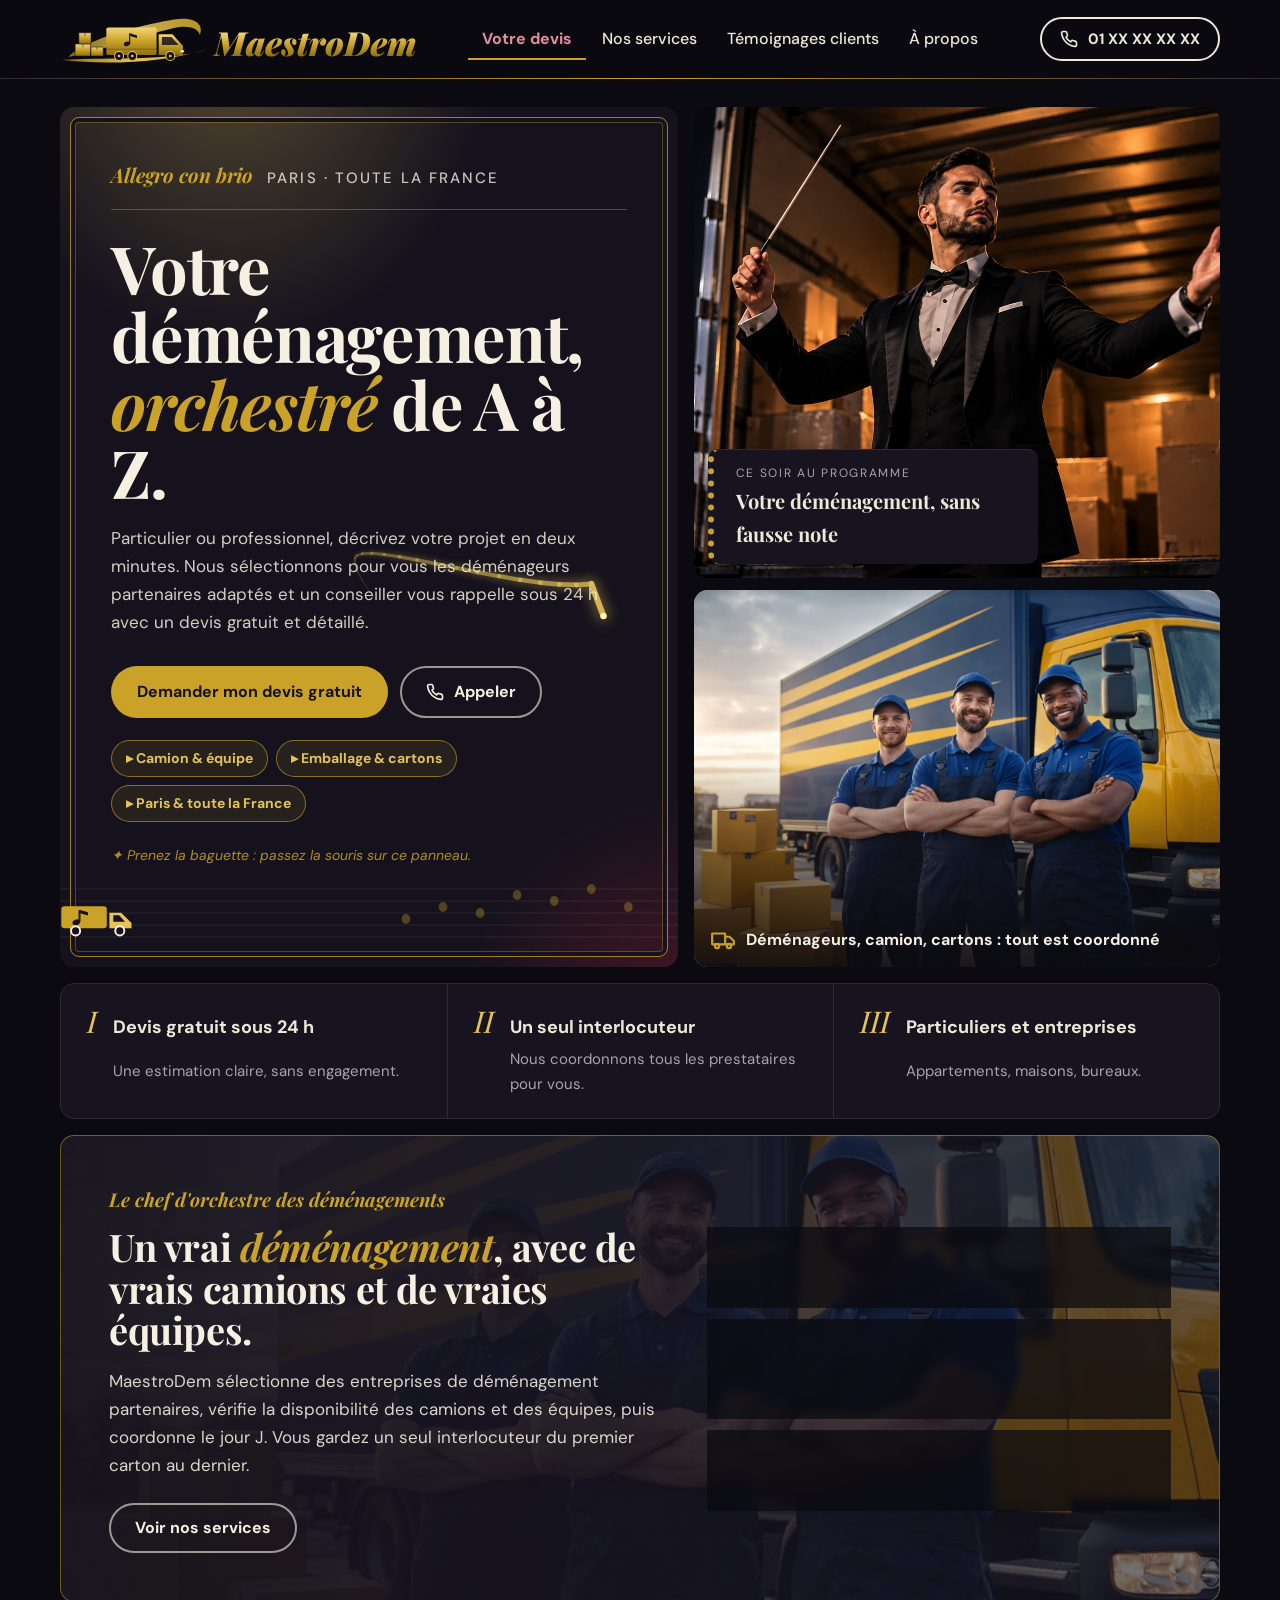
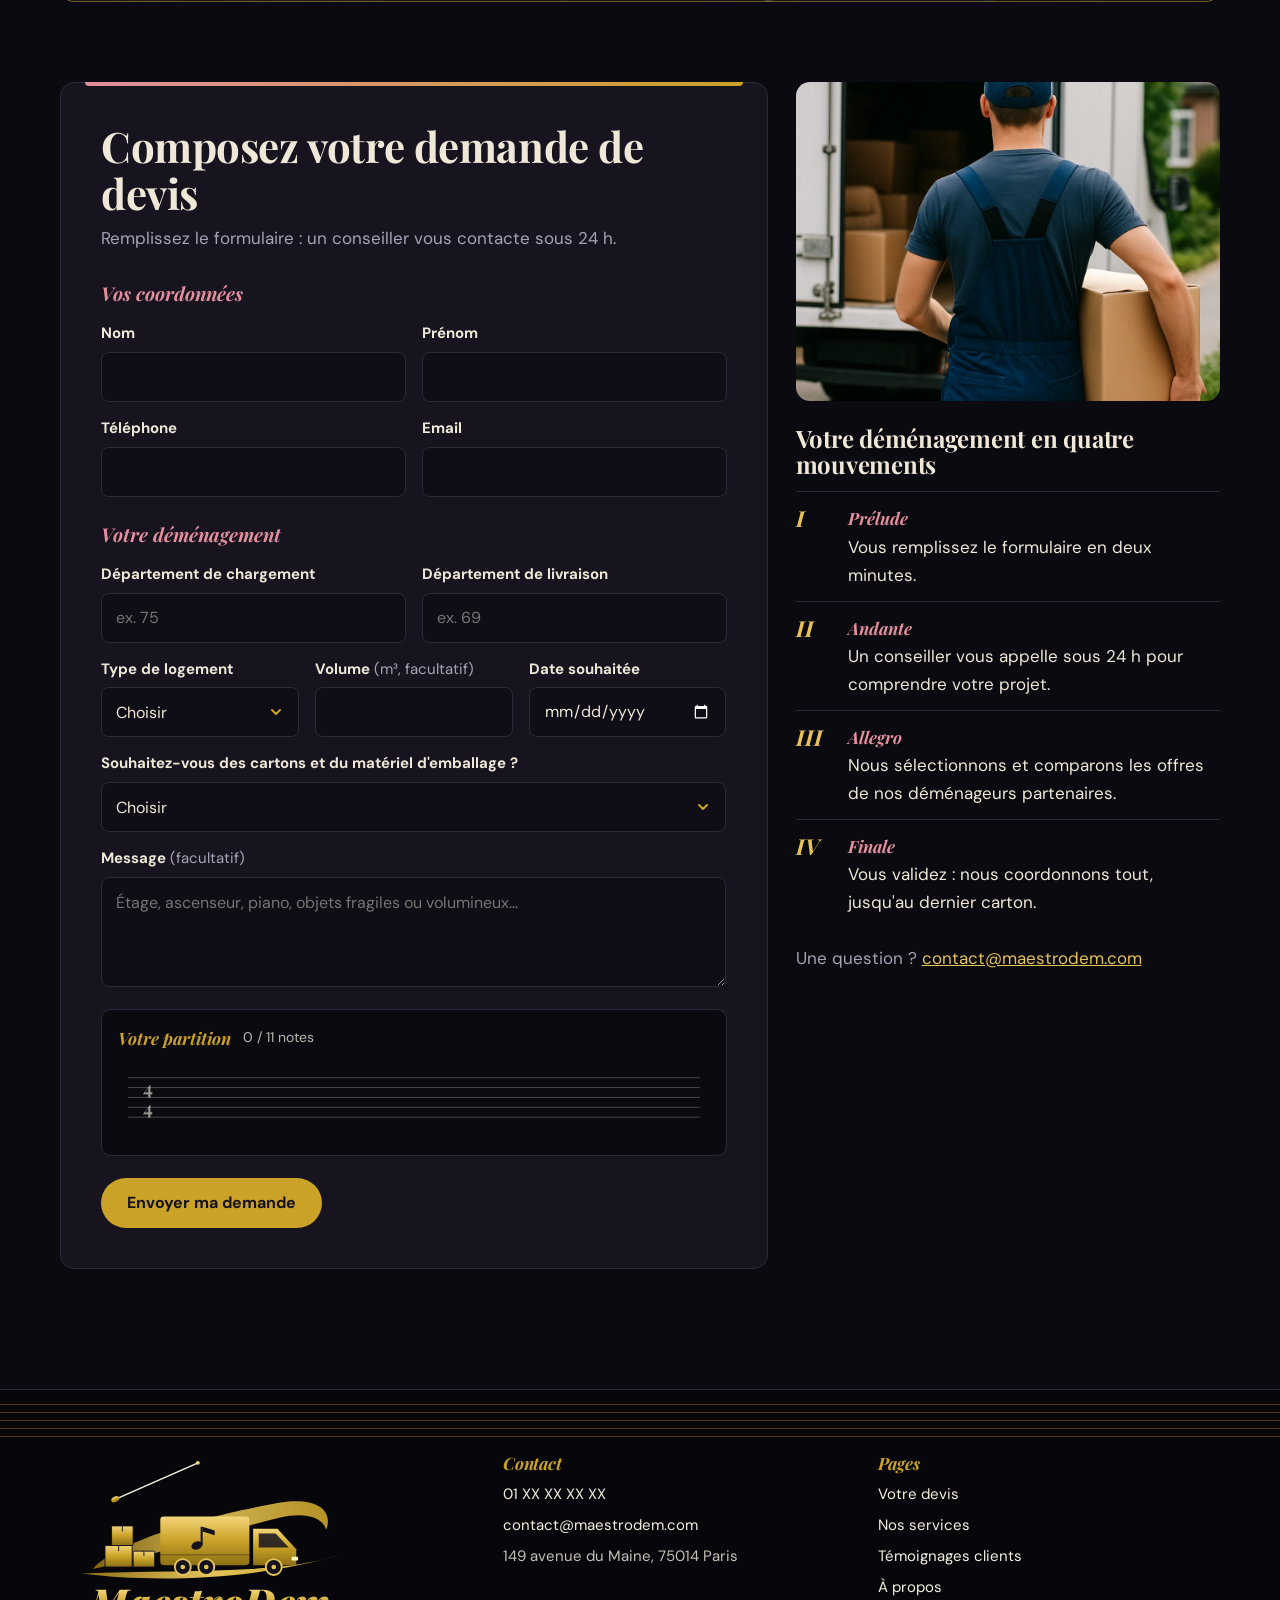
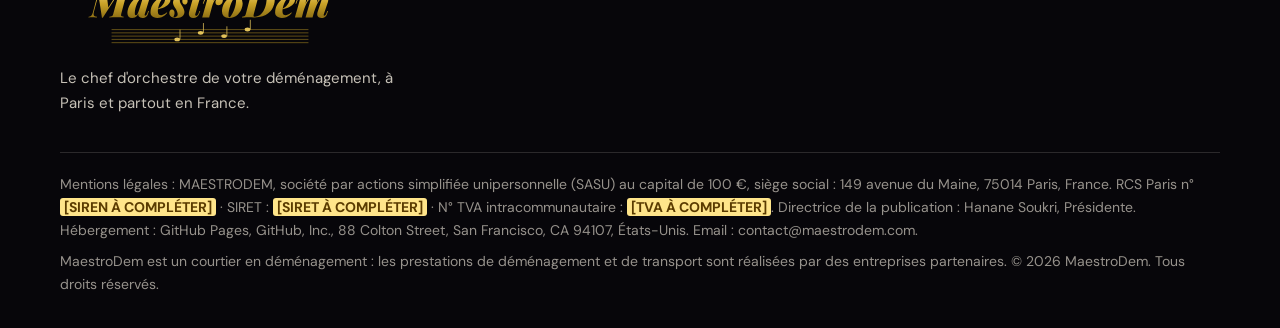
<file: index.html>
<!doctype html>
<html lang="fr">
<head>
  <meta charset="utf-8">
  <meta name="viewport" content="width=device-width, initial-scale=1">
  <title>MaestroDem | Votre déménagement orchestré, devis gratuit</title>
  <meta name="description" content="MaestroDem, courtier en déménagement à Paris : nous sélectionnons et coordonnons des déménageurs partenaires partout en France. Devis gratuit sous 24 h.">
  <link rel="canonical" href="https://maestrodem.com/">
  <link rel="icon" href="assets/images/maestrodem-logo.svg" type="image/svg+xml">
  <link rel="icon" href="assets/images/maestrodem-logo.png" type="image/png">
  <link rel="apple-touch-icon" href="assets/images/maestrodem-logo.png">
  <meta name="theme-color" content="#15121D">
  <link rel="preconnect" href="https://fonts.googleapis.com">
  <link rel="preconnect" href="https://fonts.gstatic.com" crossorigin>
  <link href="https://fonts.googleapis.com/css2?family=DM+Sans:opsz,wght@9..40,400;9..40,500;9..40,700&family=Playfair+Display:ital,wght@0,700;0,900;1,400;1,700&display=swap" rel="stylesheet">
  <link rel="stylesheet" href="assets/css/style.css">
  <meta property="og:type" content="website">
  <meta property="og:locale" content="fr_FR">
  <meta property="og:site_name" content="MaestroDem">
  <meta property="og:image" content="https://maestrodem.com/assets/images/og-image.jpg">
  <meta property="og:title" content="MaestroDem | Votre déménagement orchestré, devis gratuit">
  <meta property="og:description" content="MaestroDem, courtier en déménagement à Paris : nous sélectionnons et coordonnons des déménageurs partenaires partout en France. Devis gratuit sous 24 h.">
  <meta property="og:url" content="https://maestrodem.com/">
</head>
<body>
  <header class="site-header">
    <div class="container header-inner">
      <a class="brand" href="index.html" aria-label="MaestroDem, courtier en déménagement"><img class="brand-logo" src="assets/images/maestrodem-logo-horizontal.svg" alt="MaestroDem" width="274" height="50"></a>
      <nav class="nav" aria-label="Navigation principale">
        <a data-nav href="index.html">Votre devis</a>
        <a data-nav href="services.html">Nos services</a>
        <a data-nav href="temoignages-clients.html">Témoignages clients</a>
        <a data-nav href="apropos.html">À propos</a>
      </nav>
      <div class="header-actions">
        <a class="btn btn-line btn-small" href="tel:+33XXXXXXXXX"><svg viewBox="0 0 24 24" fill="none" stroke="currentColor" stroke-width="2.2" stroke-linecap="round" stroke-linejoin="round" aria-hidden="true"><path d="M22 16.9v3a2 2 0 0 1-2.2 2 19.8 19.8 0 0 1-8.6-3.1 19.5 19.5 0 0 1-6-6A19.8 19.8 0 0 1 2.1 4.2 2 2 0 0 1 4.1 2h3a2 2 0 0 1 2 1.7c.1.9.4 1.8.7 2.7a2 2 0 0 1-.5 2.1L8 9.8a16 16 0 0 0 6 6l1.3-1.3a2 2 0 0 1 2.1-.4c.9.3 1.8.6 2.7.7a2 2 0 0 1 1.7 2z"/></svg> 01 XX XX XX XX</a>
        <button class="burger" data-burger aria-label="Ouvrir le menu" aria-expanded="false"><span></span><span></span><span></span></button>
      </div>
    </div>
  </header>

  <div class="drawer" data-drawer>
    <div class="drawer-panel" role="dialog" aria-label="Menu">
      <div class="drawer-head">
        <a class="brand" href="index.html" aria-label="MaestroDem, courtier en déménagement"><img class="brand-logo" src="assets/images/maestrodem-logo-horizontal.svg" alt="MaestroDem" width="274" height="50"></a>
        <button class="drawer-close" data-close aria-label="Fermer le menu">✕</button>
      </div>
      <nav class="drawer-links">
        <a data-nav href="index.html">Votre devis</a>
        <a data-nav href="services.html">Nos services</a>
        <a data-nav href="temoignages-clients.html">Témoignages clients</a>
        <a data-nav href="apropos.html">À propos</a>
      </nav>
      <div class="drawer-contact">
        <a class="btn btn-go" href="tel:+33XXXXXXXXX"><svg viewBox="0 0 24 24" fill="none" stroke="currentColor" stroke-width="2.2" stroke-linecap="round" stroke-linejoin="round" aria-hidden="true"><path d="M22 16.9v3a2 2 0 0 1-2.2 2 19.8 19.8 0 0 1-8.6-3.1 19.5 19.5 0 0 1-6-6A19.8 19.8 0 0 1 2.1 4.2 2 2 0 0 1 4.1 2h3a2 2 0 0 1 2 1.7c.1.9.4 1.8.7 2.7a2 2 0 0 1-.5 2.1L8 9.8a16 16 0 0 0 6 6l1.3-1.3a2 2 0 0 1 2.1-.4c.9.3 1.8.6 2.7.7a2 2 0 0 1 1.7 2z"/></svg> 01 XX XX XX XX</a>
        <a class="btn btn-line" href="mailto:contact@maestrodem.com">contact@maestrodem.com</a>
      </div>
    </div>
  </div>

  <main>

    <section class="hero">
      <div class="container">
        <div class="hero-grid">
          <div class="stage" data-baton>
            <div class="tempo"><span class="tempo-mark">Allegro con brio</span> Paris · Toute la France</div>
            <h1>Votre déménagement, <em>orchestré</em> de A à Z.</h1>
            <p>Particulier ou professionnel, décrivez votre projet en deux minutes. Nous sélectionnons pour vous les déménageurs partenaires adaptés et un conseiller vous rappelle sous 24 h avec un devis gratuit et détaillé.</p>
            <div class="stage-actions">
              <a href="#form-section" class="btn btn-go">Demander mon devis gratuit</a>
              <a href="tel:+33XXXXXXXXX" class="btn btn-on-stage"><svg viewBox="0 0 24 24" fill="none" stroke="currentColor" stroke-width="2.2" stroke-linecap="round" stroke-linejoin="round" aria-hidden="true"><path d="M22 16.9v3a2 2 0 0 1-2.2 2 19.8 19.8 0 0 1-8.6-3.1 19.5 19.5 0 0 1-6-6A19.8 19.8 0 0 1 2.1 4.2 2 2 0 0 1 4.1 2h3a2 2 0 0 1 2 1.7c.1.9.4 1.8.7 2.7a2 2 0 0 1-.5 2.1L8 9.8a16 16 0 0 0 6 6l1.3-1.3a2 2 0 0 1 2.1-.4c.9.3 1.8.6 2.7.7a2 2 0 0 1 1.7 2z"/></svg> Appeler</a>
            </div>
            <ul class="chips" aria-label="Ce que nous orchestrons"><li>Camion &amp; équipe</li><li>Emballage &amp; cartons</li><li>Paris &amp; toute la France</li></ul>
            <p class="baton-hint">✦ Prenez la baguette : passez la souris sur ce panneau.</p>
            <svg class="truck-run" viewBox="0 0 120 56" aria-hidden="true"><rect x="2" y="8" width="70" height="34" rx="5" fill="#C9A227"/><path d="M76 18h18l16 16v8H76z" fill="#E3C35A"/><path d="M82 22h9l9 10H82z" fill="#15121D"/><path d="M30 14v18" stroke="#15121D" stroke-width="3"/><ellipse cx="25" cy="33" rx="6" ry="4.4" fill="#15121D" transform="rotate(-20 25 33)"/><path d="M31 14l12 3.5v5L31 19z" fill="#15121D"/><g fill="#15121D" stroke="#F6F0E2" stroke-width="3"><circle cx="24" cy="46" r="7"/><circle cx="92" cy="46" r="7"/></g></svg>
            <svg class="staff-deco" viewBox="0 0 1000 70" preserveAspectRatio="none" aria-hidden="true">
          <line x1="0" x2="1000" y1="10" y2="10"/><line x1="0" x2="1000" y1="22" y2="22"/><line x1="0" x2="1000" y1="34" y2="34"/><line x1="0" x2="1000" y1="46" y2="46"/><line x1="0" x2="1000" y1="58" y2="58"/>
          <g><ellipse class="n" cx="560" cy="40" rx="7" ry="5"/><ellipse class="n" cx="620" cy="28" rx="7" ry="5"/><ellipse class="n" cx="680" cy="34" rx="7" ry="5"/><ellipse class="n" cx="740" cy="16" rx="7" ry="5"/><ellipse class="n" cx="800" cy="22" rx="7" ry="5"/><ellipse class="n" cx="860" cy="10" rx="7" ry="5"/><ellipse class="n" cx="920" cy="28" rx="7" ry="5"/></g>
        </svg>
          </div>
          <div class="hero-photo">
            <figure class="hp-main">
              <img src="assets/images/maestro-truck.jpg" alt="Un chef d'orchestre dirige le chargement d'un camion de déménagement" width="1672" height="941">
              <figcaption class="ticket"><small>Ce soir au programme</small><strong>Votre déménagement, sans fausse note</strong></figcaption>
            </figure>
            <figure class="hp-truck">
              <img src="assets/images/truck-hero.jpg" alt="Équipe de déménageurs devant le camion de déménagement" width="1536" height="1024" loading="eager">
              <figcaption><svg viewBox="0 0 24 24" fill="none" stroke="currentColor" stroke-width="2" stroke-linecap="round" stroke-linejoin="round" aria-hidden="true"><path d="M2 6h12v10H2zM14 9h4l4 4v3h-8"/><circle cx="6.5" cy="17.5" r="2"/><circle cx="17.5" cy="17.5" r="2"/></svg> Déménageurs, camion, cartons : tout est coordonné</figcaption>
            </figure>
          </div>
        </div>

        <div class="facts">
          <div class="fact"><span class="num">I</span><strong>Devis gratuit sous 24 h</strong><span>Une estimation claire, sans engagement.</span></div>
          <div class="fact"><span class="num">II</span><strong>Un seul interlocuteur</strong><span>Nous coordonnons tous les prestataires pour vous.</span></div>
          <div class="fact"><span class="num">III</span><strong>Particuliers et entreprises</strong><span>Appartements, maisons, bureaux.</span></div>
        </div>

        <section class="convoy" aria-labelledby="convoy-t">
          <div class="convoy-text">
            <p class="convoy-eyebrow">Le chef d'orchestre des déménagements</p>
            <h2 id="convoy-t">Un vrai <em>déménagement</em>, avec de vrais camions et de vraies équipes.</h2>
            <p>MaestroDem sélectionne des entreprises de déménagement partenaires, vérifie la disponibilité des camions et des équipes, puis coordonne le jour J. Vous gardez un seul interlocuteur du premier carton au dernier.</p>
            <a href="services.html" class="btn btn-on-stage">Voir nos services</a>
          </div>
          <ul class="convoy-points">
            <li><span class="cp-ico" aria-hidden="true">🚚</span><b>Camions adaptés</b><span>Du studio à la maison, du bureau à la longue distance.</span></li>
            <li><span class="cp-ico" aria-hidden="true">📦</span><b>Équipes de déménageurs</b><span>Manutention, protection du mobilier, emballage sur demande.</span></li>
            <li><span class="cp-ico" aria-hidden="true">🎼</span><b>Coordination complète</b><span>Un conseiller orchestre chaque étape à votre place.</span></li>
          </ul>
        </section>
      </div>
    </section>

    <section class="section" id="form-section">
      <div class="container quote-grid">
        <form id="form" class="form">
          <h2>Composez votre demande de devis</h2>
          <p class="muted">Remplissez le formulaire : un conseiller vous contacte sous 24 h.</p>
          <input type="hidden" name="Source" value="maestrodem.com">

          <fieldset>
            <legend>Vos coordonnées</legend>
            <div class="grid-2">
              <div class="field"><label for="f-nom">Nom</label><input class="input" id="f-nom" name="Nom" autocomplete="family-name" required></div>
              <div class="field"><label for="f-prenom">Prénom</label><input class="input" id="f-prenom" name="Prenom" autocomplete="given-name" required></div>
              <div class="field"><label for="f-tel">Téléphone</label><input class="input" id="f-tel" name="Telephone" type="tel" autocomplete="tel" required></div>
              <div class="field"><label for="f-email">Email</label><input class="input" id="f-email" type="email" name="Email" autocomplete="email" required></div>
            </div>
          </fieldset>

          <fieldset>
            <legend>Votre déménagement</legend>
            <div class="grid-2">
              <div class="field"><label for="f-dep1">Département de chargement</label><input class="input" id="f-dep1" name="Département chargement" placeholder="ex. 75" required></div>
              <div class="field"><label for="f-dep2">Département de livraison</label><input class="input" id="f-dep2" name="Département livraison" placeholder="ex. 69" required></div>
            </div>
            <div class="grid-3f" style="margin-top:14px">
              <div class="field">
                <label for="f-type">Type de logement</label>
                <select class="select" id="f-type" name="Type de Résidence" required>
                  <option value="" disabled selected>Choisir</option>
                  <option value="Maison">Maison</option>
                  <option value="Appartement">Appartement</option>
                  <option value="Bureau">Bureau</option>
                </select>
              </div>
              <div class="field"><label for="f-vol">Volume <span class="opt">(m³, facultatif)</span></label><input class="input" id="f-vol" name="Volume" inputmode="decimal"></div>
              <div class="field"><label for="date">Date souhaitée</label><input id="date" class="input" type="date" name="date"></div>
              <div class="field full">
                <label for="f-carton">Souhaitez-vous des cartons et du matériel d'emballage ?</label>
                <select class="select" id="f-carton" name="Carton" required>
                  <option value="" disabled selected>Choisir</option>
                  <option value="Oui">Oui</option>
                  <option value="Non">Non</option>
                </select>
              </div>
              <div class="field full"><label for="f-notes">Message <span class="opt">(facultatif)</span></label><textarea class="textarea" id="f-notes" name="Notes" placeholder="Étage, ascenseur, piano, objets fragiles ou volumineux…"></textarea></div>
            </div>
          </fieldset>

          <div class="partition" data-partition>
            <div class="partition-head">
              <span class="partition-title">Votre partition</span>
              <span class="partition-count" data-count>0 notes</span>
            </div>
            <svg class="partition-staff" viewBox="0 0 600 90" aria-hidden="true">
              <line class="staff-line" x1="10" x2="590" y1="20" y2="20"/><line class="staff-line" x1="10" x2="590" y1="30" y2="30"/><line class="staff-line" x1="10" x2="590" y1="40" y2="40"/><line class="staff-line" x1="10" x2="590" y1="50" y2="50"/><line class="staff-line" x1="10" x2="590" y1="60" y2="60"/>
              <text class="timesig" x="30" y="38" text-anchor="middle">4</text><text class="timesig" x="30" y="58" text-anchor="middle">4</text>
            </svg>
          </div>

          <div class="form-foot">
            <button id="submit-button" type="submit" class="btn btn-go">Envoyer ma demande</button>
            <p id="message" class="form-status" role="status" aria-live="polite"></p>
          </div>
        </form>

        <aside class="steps-panel">
          <img src="assets/images/ville.jpg" alt="Un déménageur charge un carton dans le camion" loading="lazy">
          <h3>Votre déménagement en quatre mouvements</h3>
          <ol class="steps">
            <li><span><b>Prélude</b>Vous remplissez le formulaire en deux minutes.</span></li>
            <li><span><b>Andante</b>Un conseiller vous appelle sous 24 h pour comprendre votre projet.</span></li>
            <li><span><b>Allegro</b>Nous sélectionnons et comparons les offres de nos déménageurs partenaires.</span></li>
            <li><span><b>Finale</b>Vous validez : nous coordonnons tout, jusqu'au dernier carton.</span></li>
          </ol>
          <p class="muted" style="margin-top:16px">Une question ? <a href="mailto:contact@maestrodem.com">contact@maestrodem.com</a></p>
        </aside>
      </div>
    </section>
  </main>

  <footer class="site-footer">
    <div class="container">
      <div class="footer-grid">
        <div>
          <a class="footer-emblem" href="index.html" aria-label="MaestroDem, accueil"><img src="assets/images/maestrodem-emblem.svg" alt="MaestroDem, courtier en déménagement" width="640" height="424" loading="lazy"></a>
          <p style="margin-top:14px;max-width:34ch">Le chef d'orchestre de votre déménagement, à Paris et partout en France.</p>
        </div>
        <div>
          <h3>Contact</h3>
          <ul class="footer-list">
            <li><a href="tel:+33XXXXXXXXX">01 XX XX XX XX</a></li>
            <li><a href="mailto:contact@maestrodem.com">contact@maestrodem.com</a></li>
            <li>149 avenue du Maine, 75014 Paris</li>
          </ul>
        </div>
        <div>
          <h3>Pages</h3>
          <ul class="footer-list">
            <li><a href="index.html">Votre devis</a></li>
            <li><a href="services.html">Nos services</a></li>
            <li><a href="temoignages-clients.html">Témoignages clients</a></li>
            <li><a href="apropos.html">À propos</a></li>
          </ul>
        </div>
      </div>
      <p class="legal">
        Mentions légales : MAESTRODEM, société par actions simplifiée unipersonnelle (SASU) au capital de 100 €, siège social : 149 avenue du Maine, 75014 Paris, France.
        RCS Paris n° <span class="todo">[SIREN À COMPLÉTER]</span> · SIRET : <span class="todo">[SIRET À COMPLÉTER]</span> · N° TVA intracommunautaire : <span class="todo">[TVA À COMPLÉTER]</span>.
        Directrice de la publication : Hanane Soukri, Présidente. Hébergement : GitHub Pages, GitHub, Inc., 88 Colton Street, San Francisco, CA 94107, États-Unis.
        Email : contact@maestrodem.com.
      </p>
      <p class="legal">
        MaestroDem est un courtier en déménagement : les prestations de déménagement et de transport sont réalisées par des entreprises partenaires.
        © <span data-year>2026</span> MaestroDem. Tous droits réservés.
      </p>
    </div>
  </footer>

  <script src="assets/js/main.js"></script>
</body>
</html>
</file>
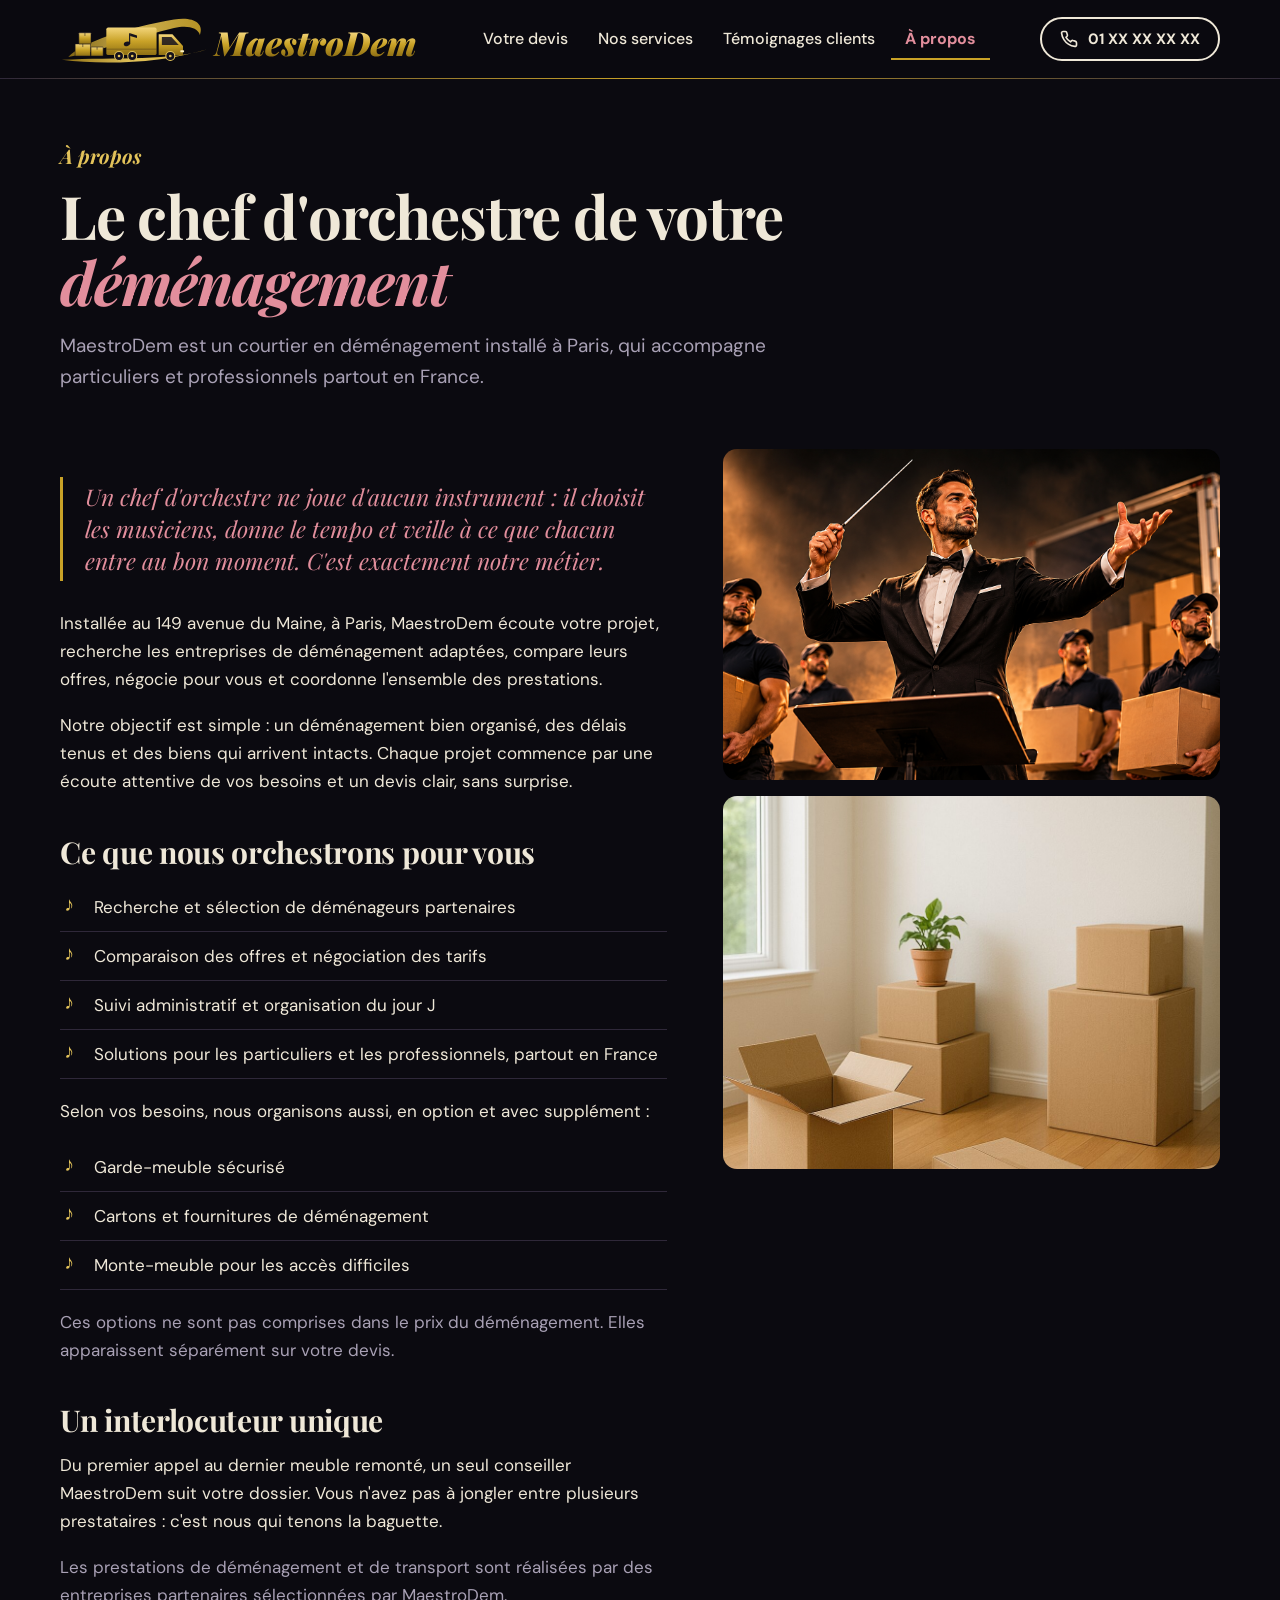
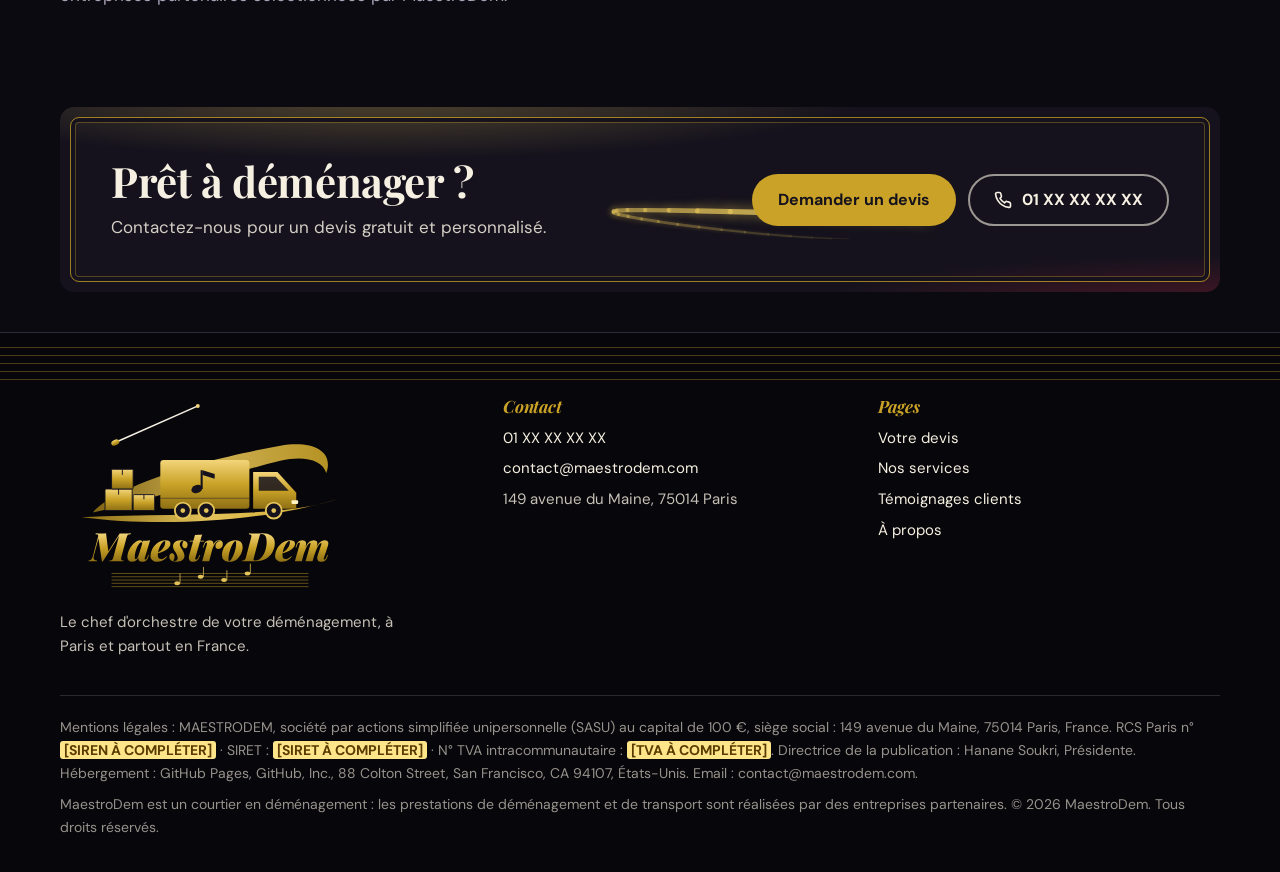
<file: apropos.html>
<!doctype html>
<html lang="fr">
<head>
  <meta charset="utf-8">
  <meta name="viewport" content="width=device-width, initial-scale=1">
  <title>À propos | MaestroDem</title>
  <meta name="description" content="MaestroDem, courtier en déménagement à Paris : nous sélectionnons et coordonnons des déménageurs partenaires partout en France. Devis gratuit sous 24 h.">
  <link rel="canonical" href="https://maestrodem.com/apropos.html">
  <link rel="icon" href="assets/images/maestrodem-logo.svg" type="image/svg+xml">
  <link rel="icon" href="assets/images/maestrodem-logo.png" type="image/png">
  <link rel="apple-touch-icon" href="assets/images/maestrodem-logo.png">
  <meta name="theme-color" content="#15121D">
  <link rel="preconnect" href="https://fonts.googleapis.com">
  <link rel="preconnect" href="https://fonts.gstatic.com" crossorigin>
  <link href="https://fonts.googleapis.com/css2?family=DM+Sans:opsz,wght@9..40,400;9..40,500;9..40,700&family=Playfair+Display:ital,wght@0,700;0,900;1,400;1,700&display=swap" rel="stylesheet">
  <link rel="stylesheet" href="assets/css/style.css">
  <meta property="og:type" content="website">
  <meta property="og:locale" content="fr_FR">
  <meta property="og:site_name" content="MaestroDem">
  <meta property="og:image" content="https://maestrodem.com/assets/images/og-image.jpg">
  <meta property="og:title" content="À propos | MaestroDem">
  <meta property="og:description" content="MaestroDem, courtier en déménagement à Paris : nous sélectionnons et coordonnons des déménageurs partenaires partout en France. Devis gratuit sous 24 h.">
  <meta property="og:url" content="https://maestrodem.com/apropos.html">
</head>
<body>
  <header class="site-header">
    <div class="container header-inner">
      <a class="brand" href="index.html" aria-label="MaestroDem, courtier en déménagement"><img class="brand-logo" src="assets/images/maestrodem-logo-horizontal.svg" alt="MaestroDem" width="274" height="50"></a>
      <nav class="nav" aria-label="Navigation principale">
        <a data-nav href="index.html">Votre devis</a>
        <a data-nav href="services.html">Nos services</a>
        <a data-nav href="temoignages-clients.html">Témoignages clients</a>
        <a data-nav href="apropos.html">À propos</a>
      </nav>
      <div class="header-actions">
        <a class="btn btn-line btn-small" href="tel:+33XXXXXXXXX"><svg viewBox="0 0 24 24" fill="none" stroke="currentColor" stroke-width="2.2" stroke-linecap="round" stroke-linejoin="round" aria-hidden="true"><path d="M22 16.9v3a2 2 0 0 1-2.2 2 19.8 19.8 0 0 1-8.6-3.1 19.5 19.5 0 0 1-6-6A19.8 19.8 0 0 1 2.1 4.2 2 2 0 0 1 4.1 2h3a2 2 0 0 1 2 1.7c.1.9.4 1.8.7 2.7a2 2 0 0 1-.5 2.1L8 9.8a16 16 0 0 0 6 6l1.3-1.3a2 2 0 0 1 2.1-.4c.9.3 1.8.6 2.7.7a2 2 0 0 1 1.7 2z"/></svg> 01 XX XX XX XX</a>
        <button class="burger" data-burger aria-label="Ouvrir le menu" aria-expanded="false"><span></span><span></span><span></span></button>
      </div>
    </div>
  </header>

  <div class="drawer" data-drawer>
    <div class="drawer-panel" role="dialog" aria-label="Menu">
      <div class="drawer-head">
        <a class="brand" href="index.html" aria-label="MaestroDem, courtier en déménagement"><img class="brand-logo" src="assets/images/maestrodem-logo-horizontal.svg" alt="MaestroDem" width="274" height="50"></a>
        <button class="drawer-close" data-close aria-label="Fermer le menu">✕</button>
      </div>
      <nav class="drawer-links">
        <a data-nav href="index.html">Votre devis</a>
        <a data-nav href="services.html">Nos services</a>
        <a data-nav href="temoignages-clients.html">Témoignages clients</a>
        <a data-nav href="apropos.html">À propos</a>
      </nav>
      <div class="drawer-contact">
        <a class="btn btn-go" href="tel:+33XXXXXXXXX"><svg viewBox="0 0 24 24" fill="none" stroke="currentColor" stroke-width="2.2" stroke-linecap="round" stroke-linejoin="round" aria-hidden="true"><path d="M22 16.9v3a2 2 0 0 1-2.2 2 19.8 19.8 0 0 1-8.6-3.1 19.5 19.5 0 0 1-6-6A19.8 19.8 0 0 1 2.1 4.2 2 2 0 0 1 4.1 2h3a2 2 0 0 1 2 1.7c.1.9.4 1.8.7 2.7a2 2 0 0 1-.5 2.1L8 9.8a16 16 0 0 0 6 6l1.3-1.3a2 2 0 0 1 2.1-.4c.9.3 1.8.6 2.7.7a2 2 0 0 1 1.7 2z"/></svg> 01 XX XX XX XX</a>
        <a class="btn btn-line" href="mailto:contact@maestrodem.com">contact@maestrodem.com</a>
      </div>
    </div>
  </div>

  <main>

    <section class="page-head">
      <div class="container">
        <p class="eyebrow">À propos</p>
        <h1>Le chef d'orchestre de votre <em>déménagement</em></h1>
        <p class="lead">MaestroDem est un courtier en déménagement installé à Paris, qui accompagne particuliers et professionnels partout en France.</p>
      </div>
    </section>

    <section class="section" style="padding-top:48px">
      <div class="container about-grid">
        <div class="prose">
          <blockquote>Un chef d'orchestre ne joue d'aucun instrument : il choisit les musiciens, donne le tempo et veille à ce que chacun entre au bon moment. C'est exactement notre métier.</blockquote>
          <p>Installée au 149 avenue du Maine, à Paris, MaestroDem écoute votre projet, recherche les entreprises de déménagement adaptées, compare leurs offres, négocie pour vous et coordonne l'ensemble des prestations.</p>
          <p>Notre objectif est simple : un déménagement bien organisé, des délais tenus et des biens qui arrivent intacts. Chaque projet commence par une écoute attentive de vos besoins et un devis clair, sans surprise.</p>

          <h2>Ce que nous orchestrons pour vous</h2>
          <ul class="checklist">
            <li>Recherche et sélection de déménageurs partenaires</li>
            <li>Comparaison des offres et négociation des tarifs</li>
            <li>Suivi administratif et organisation du jour J</li>
            <li>Solutions pour les particuliers et les professionnels, partout en France</li>
          </ul>
          <p>Selon vos besoins, nous organisons aussi, en option et avec supplément :</p>
          <ul class="checklist">
            <li>Garde-meuble sécurisé</li>
            <li>Cartons et fournitures de déménagement</li>
            <li>Monte-meuble pour les accès difficiles</li>
          </ul>
          <p class="muted">Ces options ne sont pas comprises dans le prix du déménagement. Elles apparaissent séparément sur votre devis.</p>

          <h2>Un interlocuteur unique</h2>
          <p>Du premier appel au dernier meuble remonté, un seul conseiller MaestroDem suit votre dossier. Vous n'avez pas à jongler entre plusieurs prestataires : c'est nous qui tenons la baguette.</p>
          <p class="muted">Les prestations de déménagement et de transport sont réalisées par des entreprises partenaires sélectionnées par MaestroDem.</p>
        </div>

        <div class="about-photos">
          <img src="assets/images/Maestro_of_the_Moving_Crew.png" alt="Des déménageurs partenaires devant leur camion" loading="lazy">
          <img src="assets/images/first_pic.jpg" alt="Cartons prêts dans un logement vide" loading="lazy">
        </div>
      </div>
    </section>

    <section class="container" style="margin-bottom:40px">
      <div class="stage cta-stage" data-baton>
        <div>
          <h2>Prêt à déménager ?</h2>
          <p>Contactez-nous pour un devis gratuit et personnalisé.</p>
        </div>
        <div class="stage-actions">
          <a class="btn btn-go" href="index.html#form-section">Demander un devis</a>
          <a class="btn btn-on-stage" href="tel:+33XXXXXXXXX"><svg viewBox="0 0 24 24" fill="none" stroke="currentColor" stroke-width="2.2" stroke-linecap="round" stroke-linejoin="round" aria-hidden="true"><path d="M22 16.9v3a2 2 0 0 1-2.2 2 19.8 19.8 0 0 1-8.6-3.1 19.5 19.5 0 0 1-6-6A19.8 19.8 0 0 1 2.1 4.2 2 2 0 0 1 4.1 2h3a2 2 0 0 1 2 1.7c.1.9.4 1.8.7 2.7a2 2 0 0 1-.5 2.1L8 9.8a16 16 0 0 0 6 6l1.3-1.3a2 2 0 0 1 2.1-.4c.9.3 1.8.6 2.7.7a2 2 0 0 1 1.7 2z"/></svg> 01 XX XX XX XX</a>
        </div>
      </div>
    </section>
  </main>

  <footer class="site-footer">
    <div class="container">
      <div class="footer-grid">
        <div>
          <a class="footer-emblem" href="index.html" aria-label="MaestroDem, accueil"><img src="assets/images/maestrodem-emblem.svg" alt="MaestroDem, courtier en déménagement" width="640" height="424" loading="lazy"></a>
          <p style="margin-top:14px;max-width:34ch">Le chef d'orchestre de votre déménagement, à Paris et partout en France.</p>
        </div>
        <div>
          <h3>Contact</h3>
          <ul class="footer-list">
            <li><a href="tel:+33XXXXXXXXX">01 XX XX XX XX</a></li>
            <li><a href="mailto:contact@maestrodem.com">contact@maestrodem.com</a></li>
            <li>149 avenue du Maine, 75014 Paris</li>
          </ul>
        </div>
        <div>
          <h3>Pages</h3>
          <ul class="footer-list">
            <li><a href="index.html">Votre devis</a></li>
            <li><a href="services.html">Nos services</a></li>
            <li><a href="temoignages-clients.html">Témoignages clients</a></li>
            <li><a href="apropos.html">À propos</a></li>
          </ul>
        </div>
      </div>
      <p class="legal">
        Mentions légales : MAESTRODEM, société par actions simplifiée unipersonnelle (SASU) au capital de 100 €, siège social : 149 avenue du Maine, 75014 Paris, France.
        RCS Paris n° <span class="todo">[SIREN À COMPLÉTER]</span> · SIRET : <span class="todo">[SIRET À COMPLÉTER]</span> · N° TVA intracommunautaire : <span class="todo">[TVA À COMPLÉTER]</span>.
        Directrice de la publication : Hanane Soukri, Présidente. Hébergement : GitHub Pages, GitHub, Inc., 88 Colton Street, San Francisco, CA 94107, États-Unis.
        Email : contact@maestrodem.com.
      </p>
      <p class="legal">
        MaestroDem est un courtier en déménagement : les prestations de déménagement et de transport sont réalisées par des entreprises partenaires.
        © <span data-year>2026</span> MaestroDem. Tous droits réservés.
      </p>
    </div>
  </footer>

  <script src="assets/js/main.js"></script>
</body>
</html>
</file>
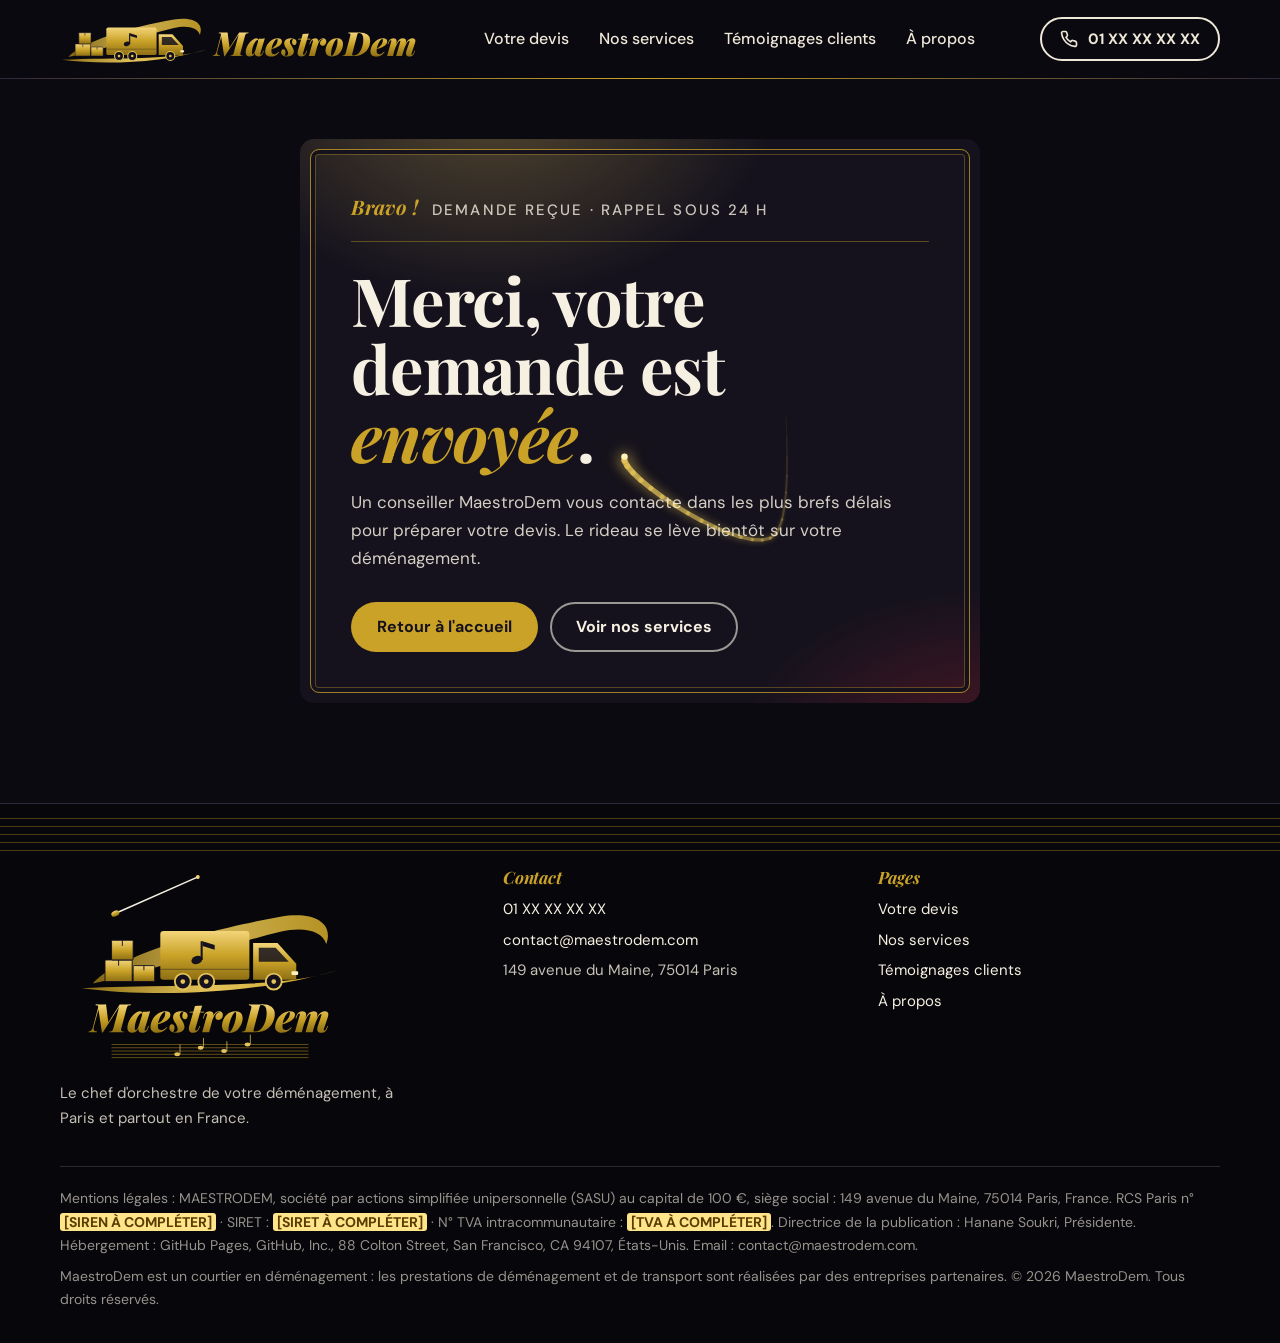
<file: merci.html>
<!doctype html>
<html lang="fr">
<head>
  <meta charset="utf-8">
  <meta name="viewport" content="width=device-width, initial-scale=1">
  <title>Demande envoyée | MaestroDem</title>
  <meta name="description" content="MaestroDem, courtier en déménagement à Paris : nous sélectionnons et coordonnons des déménageurs partenaires partout en France. Devis gratuit sous 24 h.">
  <link rel="canonical" href="https://maestrodem.com/merci.html">
  <link rel="icon" href="assets/images/maestrodem-logo.svg" type="image/svg+xml">
  <link rel="icon" href="assets/images/maestrodem-logo.png" type="image/png">
  <link rel="apple-touch-icon" href="assets/images/maestrodem-logo.png">
  <meta name="theme-color" content="#15121D">
  <link rel="preconnect" href="https://fonts.googleapis.com">
  <link rel="preconnect" href="https://fonts.gstatic.com" crossorigin>
  <link href="https://fonts.googleapis.com/css2?family=DM+Sans:opsz,wght@9..40,400;9..40,500;9..40,700&family=Playfair+Display:ital,wght@0,700;0,900;1,400;1,700&display=swap" rel="stylesheet">
  <link rel="stylesheet" href="assets/css/style.css">
  <meta property="og:type" content="website">
  <meta property="og:locale" content="fr_FR">
  <meta property="og:site_name" content="MaestroDem">
  <meta property="og:image" content="https://maestrodem.com/assets/images/og-image.jpg">
  <meta property="og:title" content="Demande envoyée | MaestroDem">
  <meta property="og:description" content="MaestroDem, courtier en déménagement à Paris : nous sélectionnons et coordonnons des déménageurs partenaires partout en France. Devis gratuit sous 24 h.">
  <meta property="og:url" content="https://maestrodem.com/merci.html">
  <!-- Google tag (gtag.js) -->
  <script async src="https://www.googletagmanager.com/gtag/js?id=AW-17023485935"></script>
  <script>
    window.dataLayer = window.dataLayer || [];
    function gtag(){dataLayer.push(arguments);}
    gtag('js', new Date());
    gtag('config', 'AW-17023485935');
    // Conversion : envoi du formulaire
    gtag('event', 'conversion', {
      'send_to': 'AW-17023485935/jPHXCJvSwbsaEO-Pt7U_',
      'value': 1.0,
      'currency': 'ILS'
    });
  </script>
  <meta name="robots" content="noindex">
</head>
<body>
  <header class="site-header">
    <div class="container header-inner">
      <a class="brand" href="index.html" aria-label="MaestroDem, courtier en déménagement"><img class="brand-logo" src="assets/images/maestrodem-logo-horizontal.svg" alt="MaestroDem" width="274" height="50"></a>
      <nav class="nav" aria-label="Navigation principale">
        <a data-nav href="index.html">Votre devis</a>
        <a data-nav href="services.html">Nos services</a>
        <a data-nav href="temoignages-clients.html">Témoignages clients</a>
        <a data-nav href="apropos.html">À propos</a>
      </nav>
      <div class="header-actions">
        <a class="btn btn-line btn-small" href="tel:+33XXXXXXXXX"><svg viewBox="0 0 24 24" fill="none" stroke="currentColor" stroke-width="2.2" stroke-linecap="round" stroke-linejoin="round" aria-hidden="true"><path d="M22 16.9v3a2 2 0 0 1-2.2 2 19.8 19.8 0 0 1-8.6-3.1 19.5 19.5 0 0 1-6-6A19.8 19.8 0 0 1 2.1 4.2 2 2 0 0 1 4.1 2h3a2 2 0 0 1 2 1.7c.1.9.4 1.8.7 2.7a2 2 0 0 1-.5 2.1L8 9.8a16 16 0 0 0 6 6l1.3-1.3a2 2 0 0 1 2.1-.4c.9.3 1.8.6 2.7.7a2 2 0 0 1 1.7 2z"/></svg> 01 XX XX XX XX</a>
        <button class="burger" data-burger aria-label="Ouvrir le menu" aria-expanded="false"><span></span><span></span><span></span></button>
      </div>
    </div>
  </header>

  <div class="drawer" data-drawer>
    <div class="drawer-panel" role="dialog" aria-label="Menu">
      <div class="drawer-head">
        <a class="brand" href="index.html" aria-label="MaestroDem, courtier en déménagement"><img class="brand-logo" src="assets/images/maestrodem-logo-horizontal.svg" alt="MaestroDem" width="274" height="50"></a>
        <button class="drawer-close" data-close aria-label="Fermer le menu">✕</button>
      </div>
      <nav class="drawer-links">
        <a data-nav href="index.html">Votre devis</a>
        <a data-nav href="services.html">Nos services</a>
        <a data-nav href="temoignages-clients.html">Témoignages clients</a>
        <a data-nav href="apropos.html">À propos</a>
      </nav>
      <div class="drawer-contact">
        <a class="btn btn-go" href="tel:+33XXXXXXXXX"><svg viewBox="0 0 24 24" fill="none" stroke="currentColor" stroke-width="2.2" stroke-linecap="round" stroke-linejoin="round" aria-hidden="true"><path d="M22 16.9v3a2 2 0 0 1-2.2 2 19.8 19.8 0 0 1-8.6-3.1 19.5 19.5 0 0 1-6-6A19.8 19.8 0 0 1 2.1 4.2 2 2 0 0 1 4.1 2h3a2 2 0 0 1 2 1.7c.1.9.4 1.8.7 2.7a2 2 0 0 1-.5 2.1L8 9.8a16 16 0 0 0 6 6l1.3-1.3a2 2 0 0 1 2.1-.4c.9.3 1.8.6 2.7.7a2 2 0 0 1 1.7 2z"/></svg> 01 XX XX XX XX</a>
        <a class="btn btn-line" href="mailto:contact@maestrodem.com">contact@maestrodem.com</a>
      </div>
    </div>
  </div>

  <main class="thanks">

    <div class="container" style="display:grid;place-items:center">
      <div class="stage" data-baton>
        <div class="float-notes" aria-hidden="true"><span>♪</span><span>♫</span><span>♩</span><span>♬</span><span>♪</span></div>
        <div class="tempo"><span class="tempo-mark">Bravo !</span> Demande reçue · Rappel sous 24 h</div>
        <h1>Merci, votre demande est <em>envoyée</em>.</h1>
        <p>Un conseiller MaestroDem vous contacte dans les plus brefs délais pour préparer votre devis. Le rideau se lève bientôt sur votre déménagement.</p>
        <div class="stage-actions">
          <a class="btn btn-go" href="index.html">Retour à l'accueil</a>
          <a class="btn btn-on-stage" href="services.html">Voir nos services</a>
        </div>
      </div>
    </div>
  </main>

  <footer class="site-footer">
    <div class="container">
      <div class="footer-grid">
        <div>
          <a class="footer-emblem" href="index.html" aria-label="MaestroDem, accueil"><img src="assets/images/maestrodem-emblem.svg" alt="MaestroDem, courtier en déménagement" width="640" height="424" loading="lazy"></a>
          <p style="margin-top:14px;max-width:34ch">Le chef d'orchestre de votre déménagement, à Paris et partout en France.</p>
        </div>
        <div>
          <h3>Contact</h3>
          <ul class="footer-list">
            <li><a href="tel:+33XXXXXXXXX">01 XX XX XX XX</a></li>
            <li><a href="mailto:contact@maestrodem.com">contact@maestrodem.com</a></li>
            <li>149 avenue du Maine, 75014 Paris</li>
          </ul>
        </div>
        <div>
          <h3>Pages</h3>
          <ul class="footer-list">
            <li><a href="index.html">Votre devis</a></li>
            <li><a href="services.html">Nos services</a></li>
            <li><a href="temoignages-clients.html">Témoignages clients</a></li>
            <li><a href="apropos.html">À propos</a></li>
          </ul>
        </div>
      </div>
      <p class="legal">
        Mentions légales : MAESTRODEM, société par actions simplifiée unipersonnelle (SASU) au capital de 100 €, siège social : 149 avenue du Maine, 75014 Paris, France.
        RCS Paris n° <span class="todo">[SIREN À COMPLÉTER]</span> · SIRET : <span class="todo">[SIRET À COMPLÉTER]</span> · N° TVA intracommunautaire : <span class="todo">[TVA À COMPLÉTER]</span>.
        Directrice de la publication : Hanane Soukri, Présidente. Hébergement : GitHub Pages, GitHub, Inc., 88 Colton Street, San Francisco, CA 94107, États-Unis.
        Email : contact@maestrodem.com.
      </p>
      <p class="legal">
        MaestroDem est un courtier en déménagement : les prestations de déménagement et de transport sont réalisées par des entreprises partenaires.
        © <span data-year>2026</span> MaestroDem. Tous droits réservés.
      </p>
    </div>
  </footer>

  <script src="assets/js/main.js"></script>
</body>
</html>
</file>
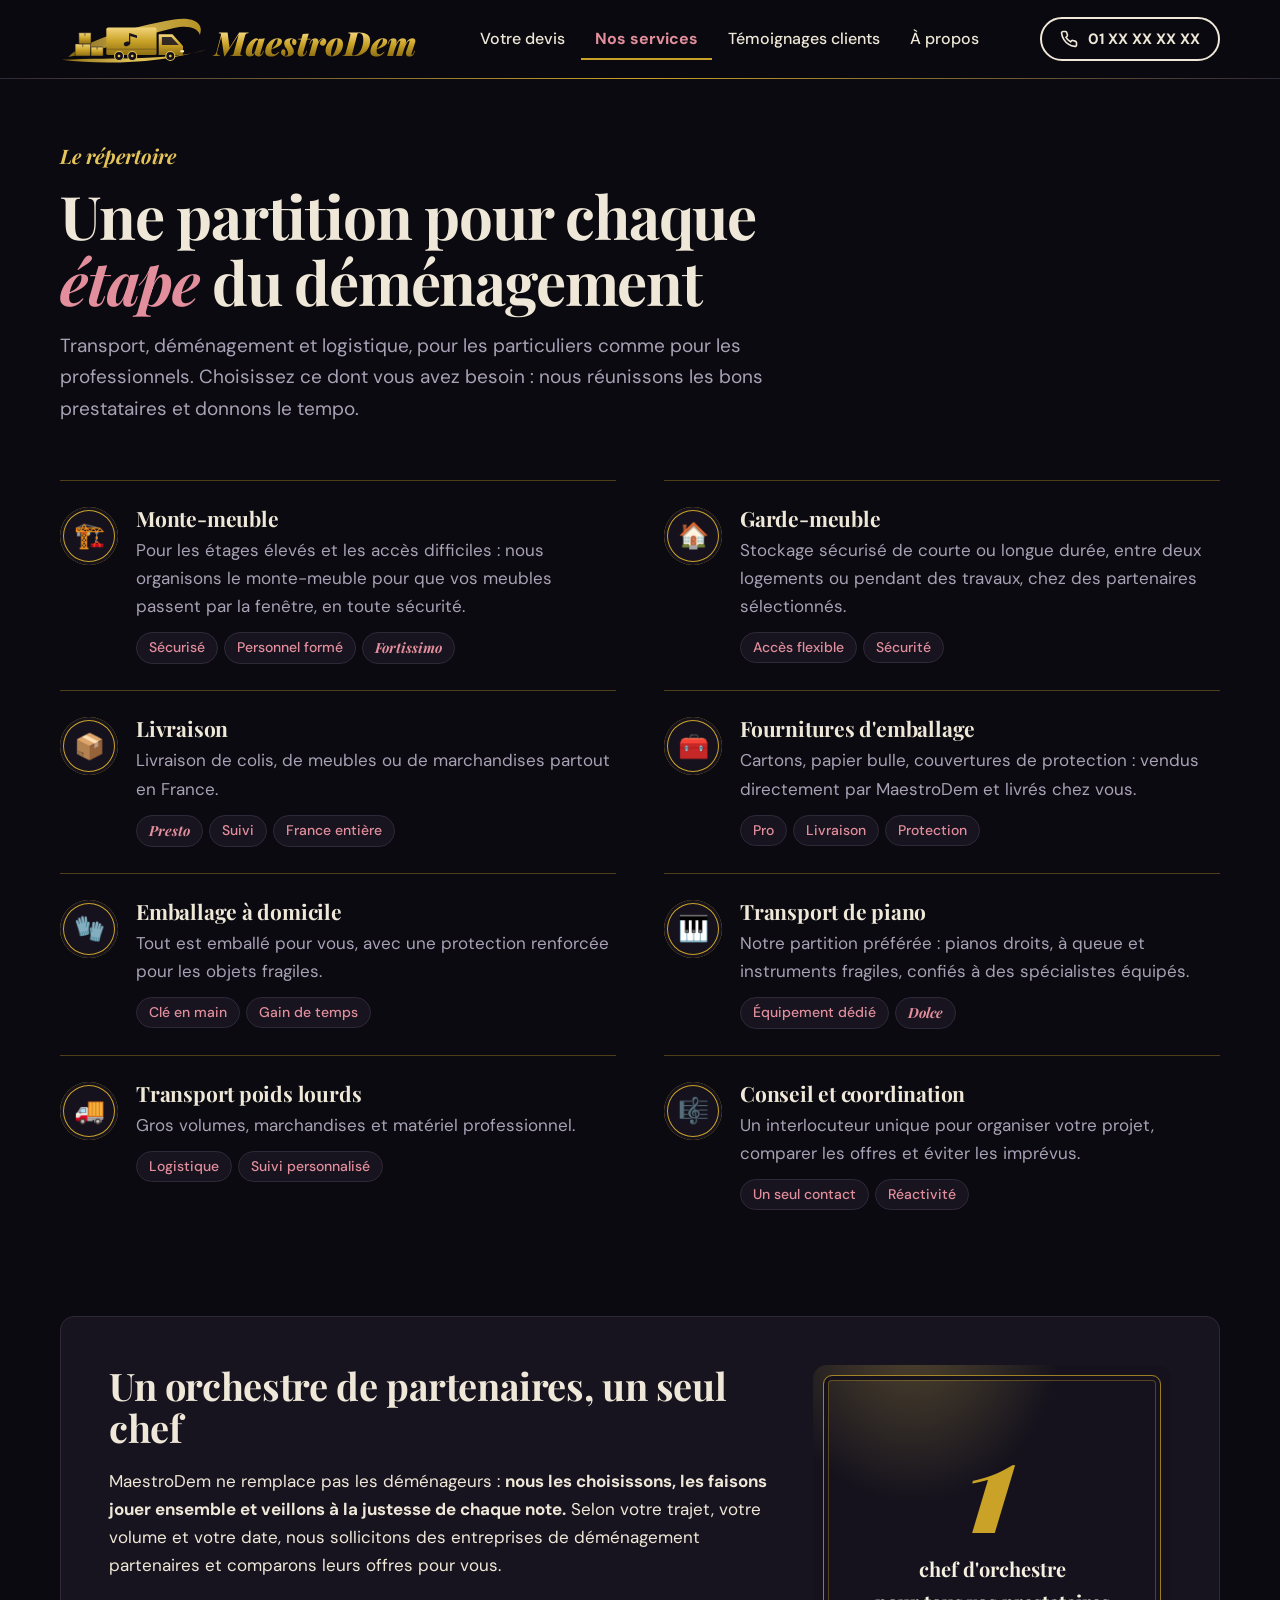
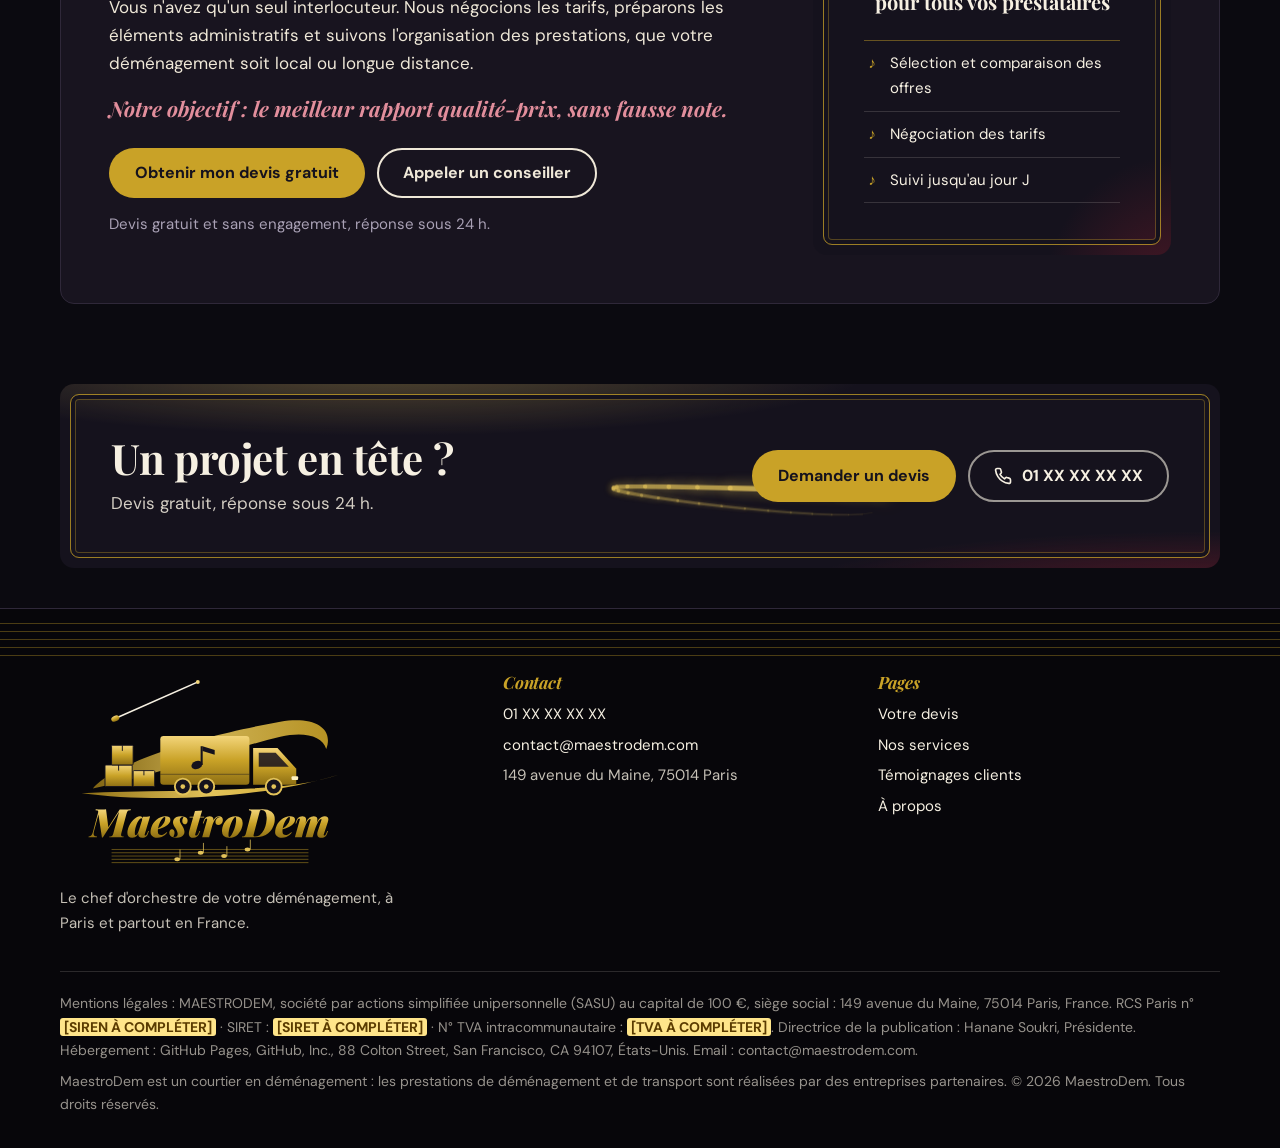
<file: services.html>
<!doctype html>
<html lang="fr">
<head>
  <meta charset="utf-8">
  <meta name="viewport" content="width=device-width, initial-scale=1">
  <title>Nos services | MaestroDem</title>
  <meta name="description" content="MaestroDem, courtier en déménagement à Paris : nous sélectionnons et coordonnons des déménageurs partenaires partout en France. Devis gratuit sous 24 h.">
  <link rel="canonical" href="https://maestrodem.com/services.html">
  <link rel="icon" href="assets/images/maestrodem-logo.svg" type="image/svg+xml">
  <link rel="icon" href="assets/images/maestrodem-logo.png" type="image/png">
  <link rel="apple-touch-icon" href="assets/images/maestrodem-logo.png">
  <meta name="theme-color" content="#15121D">
  <link rel="preconnect" href="https://fonts.googleapis.com">
  <link rel="preconnect" href="https://fonts.gstatic.com" crossorigin>
  <link href="https://fonts.googleapis.com/css2?family=DM+Sans:opsz,wght@9..40,400;9..40,500;9..40,700&family=Playfair+Display:ital,wght@0,700;0,900;1,400;1,700&display=swap" rel="stylesheet">
  <link rel="stylesheet" href="assets/css/style.css">
  <meta property="og:type" content="website">
  <meta property="og:locale" content="fr_FR">
  <meta property="og:site_name" content="MaestroDem">
  <meta property="og:image" content="https://maestrodem.com/assets/images/og-image.jpg">
  <meta property="og:title" content="Nos services | MaestroDem">
  <meta property="og:description" content="MaestroDem, courtier en déménagement à Paris : nous sélectionnons et coordonnons des déménageurs partenaires partout en France. Devis gratuit sous 24 h.">
  <meta property="og:url" content="https://maestrodem.com/services.html">
</head>
<body>
  <header class="site-header">
    <div class="container header-inner">
      <a class="brand" href="index.html" aria-label="MaestroDem, courtier en déménagement"><img class="brand-logo" src="assets/images/maestrodem-logo-horizontal.svg" alt="MaestroDem" width="274" height="50"></a>
      <nav class="nav" aria-label="Navigation principale">
        <a data-nav href="index.html">Votre devis</a>
        <a data-nav href="services.html">Nos services</a>
        <a data-nav href="temoignages-clients.html">Témoignages clients</a>
        <a data-nav href="apropos.html">À propos</a>
      </nav>
      <div class="header-actions">
        <a class="btn btn-line btn-small" href="tel:+33XXXXXXXXX"><svg viewBox="0 0 24 24" fill="none" stroke="currentColor" stroke-width="2.2" stroke-linecap="round" stroke-linejoin="round" aria-hidden="true"><path d="M22 16.9v3a2 2 0 0 1-2.2 2 19.8 19.8 0 0 1-8.6-3.1 19.5 19.5 0 0 1-6-6A19.8 19.8 0 0 1 2.1 4.2 2 2 0 0 1 4.1 2h3a2 2 0 0 1 2 1.7c.1.9.4 1.8.7 2.7a2 2 0 0 1-.5 2.1L8 9.8a16 16 0 0 0 6 6l1.3-1.3a2 2 0 0 1 2.1-.4c.9.3 1.8.6 2.7.7a2 2 0 0 1 1.7 2z"/></svg> 01 XX XX XX XX</a>
        <button class="burger" data-burger aria-label="Ouvrir le menu" aria-expanded="false"><span></span><span></span><span></span></button>
      </div>
    </div>
  </header>

  <div class="drawer" data-drawer>
    <div class="drawer-panel" role="dialog" aria-label="Menu">
      <div class="drawer-head">
        <a class="brand" href="index.html" aria-label="MaestroDem, courtier en déménagement"><img class="brand-logo" src="assets/images/maestrodem-logo-horizontal.svg" alt="MaestroDem" width="274" height="50"></a>
        <button class="drawer-close" data-close aria-label="Fermer le menu">✕</button>
      </div>
      <nav class="drawer-links">
        <a data-nav href="index.html">Votre devis</a>
        <a data-nav href="services.html">Nos services</a>
        <a data-nav href="temoignages-clients.html">Témoignages clients</a>
        <a data-nav href="apropos.html">À propos</a>
      </nav>
      <div class="drawer-contact">
        <a class="btn btn-go" href="tel:+33XXXXXXXXX"><svg viewBox="0 0 24 24" fill="none" stroke="currentColor" stroke-width="2.2" stroke-linecap="round" stroke-linejoin="round" aria-hidden="true"><path d="M22 16.9v3a2 2 0 0 1-2.2 2 19.8 19.8 0 0 1-8.6-3.1 19.5 19.5 0 0 1-6-6A19.8 19.8 0 0 1 2.1 4.2 2 2 0 0 1 4.1 2h3a2 2 0 0 1 2 1.7c.1.9.4 1.8.7 2.7a2 2 0 0 1-.5 2.1L8 9.8a16 16 0 0 0 6 6l1.3-1.3a2 2 0 0 1 2.1-.4c.9.3 1.8.6 2.7.7a2 2 0 0 1 1.7 2z"/></svg> 01 XX XX XX XX</a>
        <a class="btn btn-line" href="mailto:contact@maestrodem.com">contact@maestrodem.com</a>
      </div>
    </div>
  </div>

  <main>

    <section class="page-head">
      <div class="container">
        <p class="eyebrow">Le répertoire</p>
        <h1>Une partition pour chaque <em>étape</em> du déménagement</h1>
        <p class="lead">Transport, déménagement et logistique, pour les particuliers comme pour les professionnels. Choisissez ce dont vous avez besoin : nous réunissons les bons prestataires et donnons le tempo.</p>
      </div>
    </section>

    <section class="section" style="padding-top:48px">
      <div class="container">
        <div class="service-list">
          <article class="service-item">
            <div class="service-icon" aria-hidden="true">🏗️</div>
            <div>
              <h3>Monte-meuble</h3>
              <p>Pour les étages élevés et les accès difficiles : nous organisons le monte-meuble pour que vos meubles passent par la fenêtre, en toute sécurité.</p>
              <div class="tags"><span class="tag">Sécurisé</span><span class="tag">Personnel formé</span><span class="tag"><i>Fortissimo</i></span></div>
            </div>
          </article>
          <article class="service-item">
            <div class="service-icon" aria-hidden="true">🏠</div>
            <div>
              <h3>Garde-meuble</h3>
              <p>Stockage sécurisé de courte ou longue durée, entre deux logements ou pendant des travaux, chez des partenaires sélectionnés.</p>
              <div class="tags"><span class="tag">Accès flexible</span><span class="tag">Sécurité</span></div>
            </div>
          </article>
          <article class="service-item">
            <div class="service-icon" aria-hidden="true">📦</div>
            <div>
              <h3>Livraison</h3>
              <p>Livraison de colis, de meubles ou de marchandises partout en France.</p>
              <div class="tags"><span class="tag"><i>Presto</i></span><span class="tag">Suivi</span><span class="tag">France entière</span></div>
            </div>
          </article>
          <article class="service-item">
            <div class="service-icon" aria-hidden="true">🧰</div>
            <div>
              <h3>Fournitures d'emballage</h3>
              <p>Cartons, papier bulle, couvertures de protection : vendus directement par MaestroDem et livrés chez vous.</p>
              <div class="tags"><span class="tag">Pro</span><span class="tag">Livraison</span><span class="tag">Protection</span></div>
            </div>
          </article>
          <article class="service-item">
            <div class="service-icon" aria-hidden="true">🧤</div>
            <div>
              <h3>Emballage à domicile</h3>
              <p>Tout est emballé pour vous, avec une protection renforcée pour les objets fragiles.</p>
              <div class="tags"><span class="tag">Clé en main</span><span class="tag">Gain de temps</span></div>
            </div>
          </article>
          <article class="service-item">
            <div class="service-icon" aria-hidden="true">🎹</div>
            <div>
              <h3>Transport de piano</h3>
              <p>Notre partition préférée : pianos droits, à queue et instruments fragiles, confiés à des spécialistes équipés.</p>
              <div class="tags"><span class="tag">Équipement dédié</span><span class="tag"><i>Dolce</i></span></div>
            </div>
          </article>
          <article class="service-item">
            <div class="service-icon" aria-hidden="true">🚚</div>
            <div>
              <h3>Transport poids lourds</h3>
              <p>Gros volumes, marchandises et matériel professionnel.</p>
              <div class="tags"><span class="tag">Logistique</span><span class="tag">Suivi personnalisé</span></div>
            </div>
          </article>
          <article class="service-item">
            <div class="service-icon" aria-hidden="true">🎼</div>
            <div>
              <h3>Conseil et coordination</h3>
              <p>Un interlocuteur unique pour organiser votre projet, comparer les offres et éviter les imprévus.</p>
              <div class="tags"><span class="tag">Un seul contact</span><span class="tag">Réactivité</span></div>
            </div>
          </article>
        </div>
      </div>
    </section>

    <section class="section network" style="padding-top:0">
      <div class="container network-grid">
        <div>
          <h2>Un orchestre de partenaires, un seul chef</h2>
          <p>MaestroDem ne remplace pas les déménageurs : <strong>nous les choisissons, les faisons jouer ensemble et veillons à la justesse de chaque note.</strong> Selon votre trajet, votre volume et votre date, nous sollicitons des entreprises de déménagement partenaires et comparons leurs offres pour vous.</p>
          <p>Vous n'avez qu'un seul interlocuteur. Nous négocions les tarifs, préparons les éléments administratifs et suivons l'organisation des prestations, que votre déménagement soit local ou longue distance.</p>
          <p class="network-goal">Notre objectif : le meilleur rapport qualité-prix, sans fausse note.</p>
          <div class="network-cta">
            <a class="btn btn-go" href="index.html#form-section">Obtenir mon devis gratuit</a>
            <a class="btn btn-line" href="tel:+33XXXXXXXXX">Appeler un conseiller</a>
          </div>
          <p class="muted" style="margin-top:14px;font-size:15px">Devis gratuit et sans engagement, réponse sous 24 h.</p>
        </div>
        <div class="stage network-stat" aria-label="En bref">
          <div class="stat-big">1</div>
          <div class="stat-label">chef d'orchestre<br>pour tous vos prestataires</div>
          <ul class="stat-list">
            <li>Sélection et comparaison des offres</li>
            <li>Négociation des tarifs</li>
            <li>Suivi jusqu'au jour J</li>
          </ul>
        </div>
      </div>
    </section>

    <section class="container" style="margin-bottom:40px">
      <div class="stage cta-stage" data-baton>
        <div>
          <h2>Un projet en tête ?</h2>
          <p>Devis gratuit, réponse sous 24 h.</p>
        </div>
        <div class="stage-actions">
          <a class="btn btn-go" href="index.html#form-section">Demander un devis</a>
          <a class="btn btn-on-stage" href="tel:+33XXXXXXXXX"><svg viewBox="0 0 24 24" fill="none" stroke="currentColor" stroke-width="2.2" stroke-linecap="round" stroke-linejoin="round" aria-hidden="true"><path d="M22 16.9v3a2 2 0 0 1-2.2 2 19.8 19.8 0 0 1-8.6-3.1 19.5 19.5 0 0 1-6-6A19.8 19.8 0 0 1 2.1 4.2 2 2 0 0 1 4.1 2h3a2 2 0 0 1 2 1.7c.1.9.4 1.8.7 2.7a2 2 0 0 1-.5 2.1L8 9.8a16 16 0 0 0 6 6l1.3-1.3a2 2 0 0 1 2.1-.4c.9.3 1.8.6 2.7.7a2 2 0 0 1 1.7 2z"/></svg> 01 XX XX XX XX</a>
        </div>
      </div>
    </section>
  </main>

  <footer class="site-footer">
    <div class="container">
      <div class="footer-grid">
        <div>
          <a class="footer-emblem" href="index.html" aria-label="MaestroDem, accueil"><img src="assets/images/maestrodem-emblem.svg" alt="MaestroDem, courtier en déménagement" width="640" height="424" loading="lazy"></a>
          <p style="margin-top:14px;max-width:34ch">Le chef d'orchestre de votre déménagement, à Paris et partout en France.</p>
        </div>
        <div>
          <h3>Contact</h3>
          <ul class="footer-list">
            <li><a href="tel:+33XXXXXXXXX">01 XX XX XX XX</a></li>
            <li><a href="mailto:contact@maestrodem.com">contact@maestrodem.com</a></li>
            <li>149 avenue du Maine, 75014 Paris</li>
          </ul>
        </div>
        <div>
          <h3>Pages</h3>
          <ul class="footer-list">
            <li><a href="index.html">Votre devis</a></li>
            <li><a href="services.html">Nos services</a></li>
            <li><a href="temoignages-clients.html">Témoignages clients</a></li>
            <li><a href="apropos.html">À propos</a></li>
          </ul>
        </div>
      </div>
      <p class="legal">
        Mentions légales : MAESTRODEM, société par actions simplifiée unipersonnelle (SASU) au capital de 100 €, siège social : 149 avenue du Maine, 75014 Paris, France.
        RCS Paris n° <span class="todo">[SIREN À COMPLÉTER]</span> · SIRET : <span class="todo">[SIRET À COMPLÉTER]</span> · N° TVA intracommunautaire : <span class="todo">[TVA À COMPLÉTER]</span>.
        Directrice de la publication : Hanane Soukri, Présidente. Hébergement : GitHub Pages, GitHub, Inc., 88 Colton Street, San Francisco, CA 94107, États-Unis.
        Email : contact@maestrodem.com.
      </p>
      <p class="legal">
        MaestroDem est un courtier en déménagement : les prestations de déménagement et de transport sont réalisées par des entreprises partenaires.
        © <span data-year>2026</span> MaestroDem. Tous droits réservés.
      </p>
    </div>
  </footer>

  <script src="assets/js/main.js"></script>
</body>
</html>
</file>
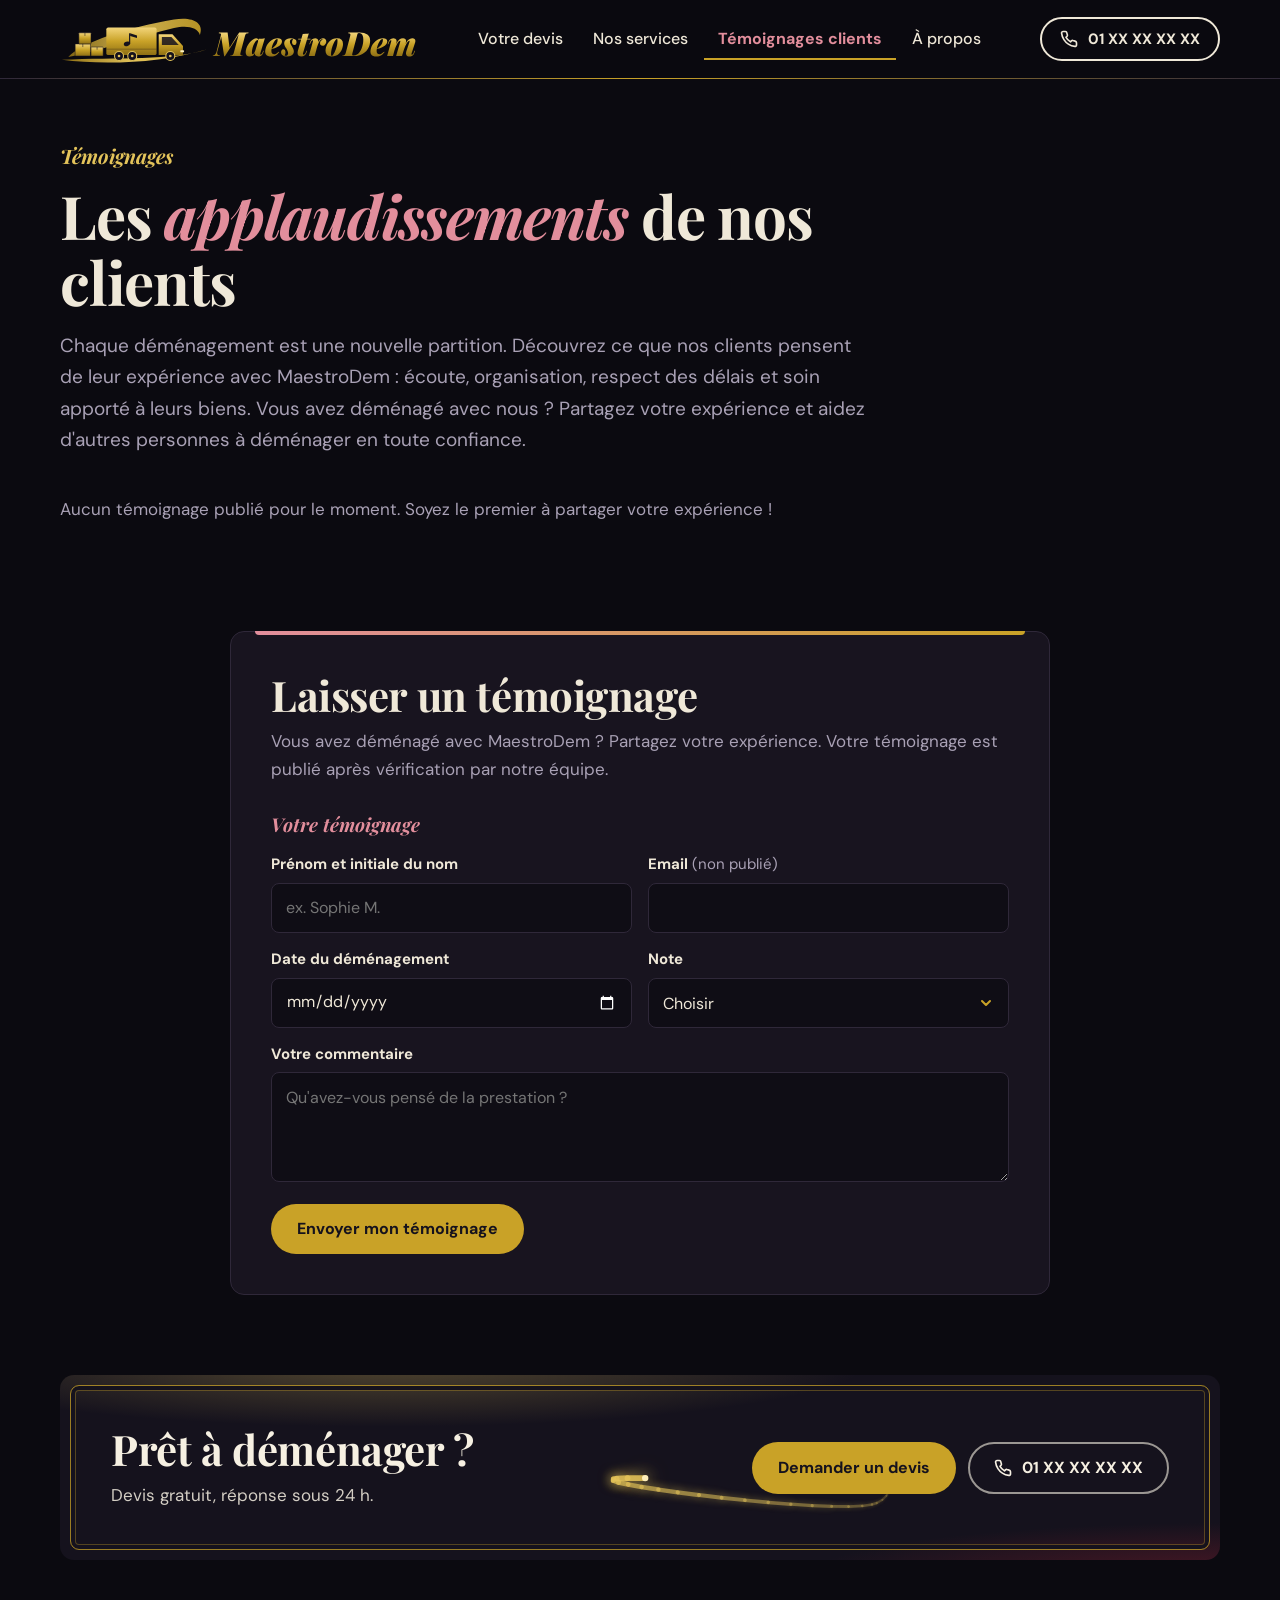
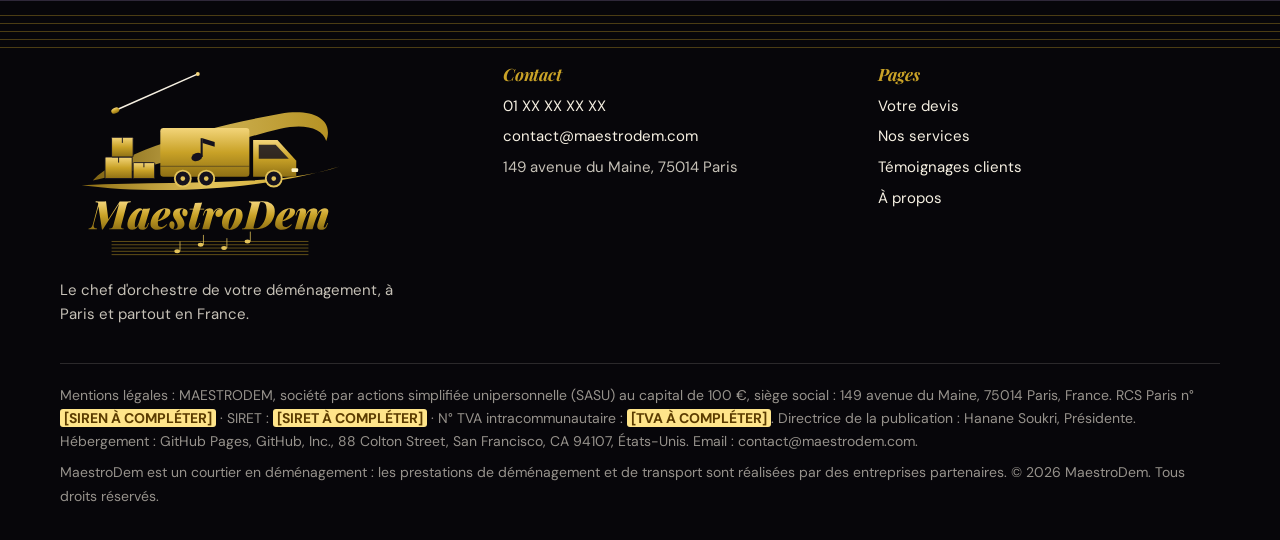
<file: temoignages-clients.html>
<!doctype html>
<html lang="fr">
<head>
  <meta charset="utf-8">
  <meta name="viewport" content="width=device-width, initial-scale=1">
  <title>Témoignages clients | MaestroDem</title>
  <meta name="description" content="MaestroDem, courtier en déménagement à Paris : nous sélectionnons et coordonnons des déménageurs partenaires partout en France. Devis gratuit sous 24 h.">
  <link rel="canonical" href="https://maestrodem.com/temoignages-clients.html">
  <link rel="icon" href="assets/images/maestrodem-logo.svg" type="image/svg+xml">
  <link rel="icon" href="assets/images/maestrodem-logo.png" type="image/png">
  <link rel="apple-touch-icon" href="assets/images/maestrodem-logo.png">
  <meta name="theme-color" content="#15121D">
  <link rel="preconnect" href="https://fonts.googleapis.com">
  <link rel="preconnect" href="https://fonts.gstatic.com" crossorigin>
  <link href="https://fonts.googleapis.com/css2?family=DM+Sans:opsz,wght@9..40,400;9..40,500;9..40,700&family=Playfair+Display:ital,wght@0,700;0,900;1,400;1,700&display=swap" rel="stylesheet">
  <link rel="stylesheet" href="assets/css/style.css">
  <meta property="og:type" content="website">
  <meta property="og:locale" content="fr_FR">
  <meta property="og:site_name" content="MaestroDem">
  <meta property="og:image" content="https://maestrodem.com/assets/images/og-image.jpg">
  <meta property="og:title" content="Témoignages clients | MaestroDem">
  <meta property="og:description" content="MaestroDem, courtier en déménagement à Paris : nous sélectionnons et coordonnons des déménageurs partenaires partout en France. Devis gratuit sous 24 h.">
  <meta property="og:url" content="https://maestrodem.com/temoignages-clients.html">
</head>
<body>
  <header class="site-header">
    <div class="container header-inner">
      <a class="brand" href="index.html" aria-label="MaestroDem, courtier en déménagement"><img class="brand-logo" src="assets/images/maestrodem-logo-horizontal.svg" alt="MaestroDem" width="274" height="50"></a>
      <nav class="nav" aria-label="Navigation principale">
        <a data-nav href="index.html">Votre devis</a>
        <a data-nav href="services.html">Nos services</a>
        <a data-nav href="temoignages-clients.html">Témoignages clients</a>
        <a data-nav href="apropos.html">À propos</a>
      </nav>
      <div class="header-actions">
        <a class="btn btn-line btn-small" href="tel:+33XXXXXXXXX"><svg viewBox="0 0 24 24" fill="none" stroke="currentColor" stroke-width="2.2" stroke-linecap="round" stroke-linejoin="round" aria-hidden="true"><path d="M22 16.9v3a2 2 0 0 1-2.2 2 19.8 19.8 0 0 1-8.6-3.1 19.5 19.5 0 0 1-6-6A19.8 19.8 0 0 1 2.1 4.2 2 2 0 0 1 4.1 2h3a2 2 0 0 1 2 1.7c.1.9.4 1.8.7 2.7a2 2 0 0 1-.5 2.1L8 9.8a16 16 0 0 0 6 6l1.3-1.3a2 2 0 0 1 2.1-.4c.9.3 1.8.6 2.7.7a2 2 0 0 1 1.7 2z"/></svg> 01 XX XX XX XX</a>
        <button class="burger" data-burger aria-label="Ouvrir le menu" aria-expanded="false"><span></span><span></span><span></span></button>
      </div>
    </div>
  </header>

  <div class="drawer" data-drawer>
    <div class="drawer-panel" role="dialog" aria-label="Menu">
      <div class="drawer-head">
        <a class="brand" href="index.html" aria-label="MaestroDem, courtier en déménagement"><img class="brand-logo" src="assets/images/maestrodem-logo-horizontal.svg" alt="MaestroDem" width="274" height="50"></a>
        <button class="drawer-close" data-close aria-label="Fermer le menu">✕</button>
      </div>
      <nav class="drawer-links">
        <a data-nav href="index.html">Votre devis</a>
        <a data-nav href="services.html">Nos services</a>
        <a data-nav href="temoignages-clients.html">Témoignages clients</a>
        <a data-nav href="apropos.html">À propos</a>
      </nav>
      <div class="drawer-contact">
        <a class="btn btn-go" href="tel:+33XXXXXXXXX"><svg viewBox="0 0 24 24" fill="none" stroke="currentColor" stroke-width="2.2" stroke-linecap="round" stroke-linejoin="round" aria-hidden="true"><path d="M22 16.9v3a2 2 0 0 1-2.2 2 19.8 19.8 0 0 1-8.6-3.1 19.5 19.5 0 0 1-6-6A19.8 19.8 0 0 1 2.1 4.2 2 2 0 0 1 4.1 2h3a2 2 0 0 1 2 1.7c.1.9.4 1.8.7 2.7a2 2 0 0 1-.5 2.1L8 9.8a16 16 0 0 0 6 6l1.3-1.3a2 2 0 0 1 2.1-.4c.9.3 1.8.6 2.7.7a2 2 0 0 1 1.7 2z"/></svg> 01 XX XX XX XX</a>
        <a class="btn btn-line" href="mailto:contact@maestrodem.com">contact@maestrodem.com</a>
      </div>
    </div>
  </div>

  <main>

    <section class="page-head">
      <div class="container">
        <p class="eyebrow">Témoignages</p>
        <h1>Les <em>applaudissements</em> de nos clients</h1>
        <p class="lead">Chaque déménagement est une nouvelle partition. Découvrez ce que nos clients pensent de leur expérience avec MaestroDem : écoute, organisation, respect des délais et soin apporté à leurs biens. Vous avez déménagé avec nous ? Partagez votre expérience et aidez d'autres personnes à déménager en toute confiance.</p>
      </div>
    </section>

    <section class="section" style="padding-top:32px">
      <div class="container">
        <div class="rating-bar" id="rating-summary" hidden>
          <div class="rating-score"><span id="avg-score">0</span><small>/ 5</small></div>
          <div>
            <div class="stars" id="avg-stars" aria-hidden="true"></div>
            <div class="muted"><span id="count-reviews">0</span> témoignages clients vérifiés</div>
          </div>
          <a class="btn btn-go" href="#avis-form-section">Laisser un témoignage</a>
        </div>

        <div class="review-toolbar" id="review-toolbar" hidden>
          <label for="sort-reviews">Trier par</label>
          <select class="select" id="sort-reviews">
            <option value="recent">Les plus récents</option>
            <option value="high">Note : de la plus haute à la plus basse</option>
            <option value="low">Note : de la plus basse à la plus haute</option>
          </select>
        </div>

        <p id="reviews-status" class="muted" role="status">Chargement des témoignages…</p>
        <div class="review-grid" id="reviews"></div>
        <nav class="pager" id="pager" aria-label="Pagination des avis"></nav>
      </div>
    </section>

    <section class="section" id="avis-form-section" style="padding-top:0">
      <div class="container" style="max-width:820px">
        <form id="avis-form" class="form">
          <h2>Laisser un témoignage</h2>
          <p class="muted">Vous avez déménagé avec MaestroDem ? Partagez votre expérience. Votre témoignage est publié après vérification par notre équipe.</p>
          <input type="hidden" name="Source" value="maestrodem.com">
          <fieldset>
            <legend>Votre témoignage</legend>
            <div class="grid-2">
              <div class="field"><label for="a-nom">Prénom et initiale du nom</label><input class="input" id="a-nom" name="Nom" placeholder="ex. Sophie M." autocomplete="name" required maxlength="60"></div>
              <div class="field"><label for="a-email">Email <span class="opt">(non publié)</span></label><input class="input" id="a-email" name="Email" type="email" autocomplete="email" required></div>
              <div class="field"><label for="a-date">Date du déménagement</label><input class="input" id="a-date" name="DateDemenagement" type="date" required></div>
              <div class="field">
                <label for="a-note">Note</label>
                <select class="select" id="a-note" name="Note" required>
                  <option value="" disabled selected>Choisir</option>
                  <option value="5">★★★★★ Excellent</option>
                  <option value="4">★★★★ Très bien</option>
                  <option value="3">★★★ Correct</option>
                  <option value="2">★★ Décevant</option>
                  <option value="1">★ Mauvais</option>
                </select>
              </div>
              <div class="field full"><label for="a-com">Votre commentaire</label><textarea class="textarea" id="a-com" name="Commentaire" required minlength="10" maxlength="800" placeholder="Qu'avez-vous pensé de la prestation ?"></textarea></div>
              <div class="field hp" aria-hidden="true"><label for="a-site">Ne pas remplir</label><input id="a-site" name="website" tabindex="-1" autocomplete="off"></div>
            </div>
          </fieldset>
          <div class="form-foot">
            <button id="avis-submit" type="submit" class="btn btn-go">Envoyer mon témoignage</button>
            <p id="avis-message" class="form-status" role="status" aria-live="polite"></p>
          </div>
        </form>
      </div>
    </section>

    <section class="container" style="margin-bottom:40px">
      <div class="stage cta-stage" data-baton>
        <div>
          <h2>Prêt à déménager ?</h2>
          <p>Devis gratuit, réponse sous 24 h.</p>
        </div>
        <div class="stage-actions">
          <a class="btn btn-go" href="index.html#form-section">Demander un devis</a>
          <a class="btn btn-on-stage" href="tel:+33XXXXXXXXX"><svg viewBox="0 0 24 24" fill="none" stroke="currentColor" stroke-width="2.2" stroke-linecap="round" stroke-linejoin="round" aria-hidden="true"><path d="M22 16.9v3a2 2 0 0 1-2.2 2 19.8 19.8 0 0 1-8.6-3.1 19.5 19.5 0 0 1-6-6A19.8 19.8 0 0 1 2.1 4.2 2 2 0 0 1 4.1 2h3a2 2 0 0 1 2 1.7c.1.9.4 1.8.7 2.7a2 2 0 0 1-.5 2.1L8 9.8a16 16 0 0 0 6 6l1.3-1.3a2 2 0 0 1 2.1-.4c.9.3 1.8.6 2.7.7a2 2 0 0 1 1.7 2z"/></svg> 01 XX XX XX XX</a>
        </div>
      </div>
    </section>
  </main>

  <footer class="site-footer">
    <div class="container">
      <div class="footer-grid">
        <div>
          <a class="footer-emblem" href="index.html" aria-label="MaestroDem, accueil"><img src="assets/images/maestrodem-emblem.svg" alt="MaestroDem, courtier en déménagement" width="640" height="424" loading="lazy"></a>
          <p style="margin-top:14px;max-width:34ch">Le chef d'orchestre de votre déménagement, à Paris et partout en France.</p>
        </div>
        <div>
          <h3>Contact</h3>
          <ul class="footer-list">
            <li><a href="tel:+33XXXXXXXXX">01 XX XX XX XX</a></li>
            <li><a href="mailto:contact@maestrodem.com">contact@maestrodem.com</a></li>
            <li>149 avenue du Maine, 75014 Paris</li>
          </ul>
        </div>
        <div>
          <h3>Pages</h3>
          <ul class="footer-list">
            <li><a href="index.html">Votre devis</a></li>
            <li><a href="services.html">Nos services</a></li>
            <li><a href="temoignages-clients.html">Témoignages clients</a></li>
            <li><a href="apropos.html">À propos</a></li>
          </ul>
        </div>
      </div>
      <p class="legal">
        Mentions légales : MAESTRODEM, société par actions simplifiée unipersonnelle (SASU) au capital de 100 €, siège social : 149 avenue du Maine, 75014 Paris, France.
        RCS Paris n° <span class="todo">[SIREN À COMPLÉTER]</span> · SIRET : <span class="todo">[SIRET À COMPLÉTER]</span> · N° TVA intracommunautaire : <span class="todo">[TVA À COMPLÉTER]</span>.
        Directrice de la publication : Hanane Soukri, Présidente. Hébergement : GitHub Pages, GitHub, Inc., 88 Colton Street, San Francisco, CA 94107, États-Unis.
        Email : contact@maestrodem.com.
      </p>
      <p class="legal">
        MaestroDem est un courtier en déménagement : les prestations de déménagement et de transport sont réalisées par des entreprises partenaires.
        © <span data-year>2026</span> MaestroDem. Tous droits réservés.
      </p>
    </div>
  </footer>

  <script src="assets/js/main.js"></script>
  <script src="assets/js/avis.js"></script>
</body>
</html>
</file>
<file: assets/css/style.css>
/* =========================================================
   MaestroDem — feuille de style
   Identité : salle de concert (noir de scène, ivoire de partition,
   or de la baguette, velours bordeaux)
   ========================================================= */
:root {
  color-scheme: dark;
  --night: #15121D;        /* noir de scène (panneaux) */
  --page: #0B0A10;         /* fond : salle plongée dans le noir */
  --paper: #18141F;        /* cartes */
  --cream: #F6F0E2;        /* ivoire de partition */
  --ink: #EFE8D8;          /* texte */
  --muted: #A9A1B5;
  --line: #2F2839;
  --gold: #C9A227;         /* or : actions */
  --gold-light: #E3C35A;
  --gold-ink: #E3C35A;     /* or pour le texte */
  --velvet: #E28E9C;       /* velours (accent texte) */

  --radius: 14px;
  --radius-field: 8px;
  --header-h: 78px;
  --serif: "Playfair Display", Georgia, "Times New Roman", serif;
  --sans: "DM Sans", "Helvetica Neue", Arial, sans-serif;
}

* { box-sizing: border-box; }
html { scroll-behavior: smooth; scroll-padding-top: calc(var(--header-h) + 16px); }
@media (prefers-reduced-motion: reduce) {
  html { scroll-behavior: auto; }
  *, *::before, *::after { transition: none !important; animation: none !important; }
}

body {
  margin: 0;
  font-family: var(--sans);
  font-size: 17px;
  line-height: 1.65;
  color: var(--ink);
  background: var(--page);
  -webkit-font-smoothing: antialiased;
}
img { max-width: 100%; display: block; }
a { color: var(--gold-light); }
:focus-visible { outline: 3px solid var(--gold); outline-offset: 3px; border-radius: 4px; }

.container { width: min(1160px, calc(100% - 40px)); margin: 0 auto; }

h1, h2, h3 { font-family: var(--serif); line-height: 1.1; letter-spacing: -0.01em; margin: 0; font-weight: 700; }
h1 em, h2 em { font-style: italic; color: var(--gold); font-weight: 700; }
h2 { font-size: clamp(28px, 3.4vw, 42px); }
h3 { font-size: 21px; }
p { margin: 0; }
.lead { font-size: 19px; color: var(--muted); max-width: 62ch; margin-top: 16px; }
.muted { color: var(--muted); }
.todo { background: #FFE58A; color: #5A3B00; font-weight: 700; padding: 0 4px; border-radius: 3px; }

/* ===================== Header ===================== */
.site-header {
  position: sticky; top: 0; z-index: 100;
  background: rgba(11, 10, 16, .86);
  backdrop-filter: saturate(140%) blur(8px);
  border-bottom: 1px solid var(--line);
}
.site-header::after {      /* fin liseré or */
  content: ""; position: absolute; left: 0; right: 0; bottom: -1px; height: 1px;
  background: linear-gradient(90deg, transparent, var(--gold), transparent);
}
.header-inner {
  height: var(--header-h);
  display: flex; align-items: center; justify-content: space-between; gap: 20px;
}
.brand { display: flex; align-items: center; gap: 12px; text-decoration: none; color: var(--ink); }
.brand img { width: 46px; height: 46px; }
.brand img.brand-logo { width: auto; height: 58px; max-width: 100%; }
.brand-name { font-family: var(--serif); font-weight: 700; font-size: 24px; line-height: 1; letter-spacing: -0.01em; }
.brand-name em { color: var(--gold-ink); }
.brand-sub { display: block; font-size: 12px; color: var(--muted); font-weight: 500; margin-top: 5px; letter-spacing: .12em; text-transform: uppercase; }

.nav { display: flex; gap: 2px; }
.nav a {
  text-decoration: none; color: var(--ink); font-weight: 500; font-size: 16px;
  padding: 8px 14px; border-radius: 6px;
}
.nav a:hover { background: var(--paper); }
.nav a[aria-current="page"] { color: var(--velvet); font-weight: 700; box-shadow: inset 0 -2px 0 var(--gold); border-radius: 0; }

.header-actions { display: flex; align-items: center; gap: 10px; }

/* ===================== Buttons ===================== */
.btn {
  display: inline-flex; align-items: center; justify-content: center; gap: 10px;
  font: inherit; font-weight: 700; font-size: 16px; line-height: 1;
  padding: 15px 24px; border-radius: 999px; border: 2px solid transparent;
  text-decoration: none; cursor: pointer;
  transition: background-color .15s ease, border-color .15s ease, color .15s ease, transform .15s ease;
}
.btn svg { width: 18px; height: 18px; flex: none; }
.btn-go { background: var(--gold); color: var(--night); }
.btn-go:hover { background: var(--gold-light); transform: translateY(-1px); }
.btn-go:disabled { opacity: .6; cursor: progress; transform: none; }
.btn-line { border-color: currentColor; color: var(--ink); background: transparent; }
.btn-line:hover { background: var(--gold); border-color: var(--gold); color: var(--night); }
.btn-on-stage { border-color: rgba(246,240,226,.6); color: var(--cream); background: transparent; }
.btn-on-stage:hover { background: var(--cream); border-color: var(--cream); color: var(--night); }
.btn-small { padding: 11px 18px; font-size: 15px; }

/* ===================== Burger / drawer ===================== */
.burger {
  display: none; width: 46px; height: 46px; border-radius: 8px;
  border: 1px solid var(--line); background: var(--paper); cursor: pointer;
  align-items: center; justify-content: center; flex-direction: column; gap: 5px;
}
.burger span { width: 20px; height: 2px; background: var(--ink); border-radius: 2px; }

.drawer {
  position: fixed; inset: 0; z-index: 200;
  background: rgba(21, 18, 29, .55);
  opacity: 0; pointer-events: none; transition: opacity .25s ease;
}
.drawer.open { opacity: 1; pointer-events: auto; }
.drawer-panel {
  position: absolute; top: 0; right: 0; height: 100%; width: min(340px, 88vw);
  background: var(--paper); padding: 20px; display: flex; flex-direction: column; gap: 22px;
  transform: translateX(100%); transition: transform .25s ease;
  border-left: 3px solid var(--gold);
}
.drawer.open .drawer-panel { transform: none; }
.drawer-head { display: flex; justify-content: space-between; align-items: center; }
.drawer-close {
  width: 42px; height: 42px; border-radius: 8px; border: 1px solid var(--line);
  background: var(--paper); font-size: 20px; cursor: pointer; color: var(--ink);
}
.drawer-links { display: flex; flex-direction: column; }
.drawer-links a {
  text-decoration: none; color: var(--ink); font-family: var(--serif); font-weight: 700; font-size: 22px;
  padding: 14px 0; border-bottom: 1px solid var(--line);
}
.drawer-links a[aria-current="page"] { color: var(--velvet); }
.drawer-contact { display: flex; flex-direction: column; gap: 10px; margin-top: auto; }

/* ===================== La scène (élément signature) ===================== */
.stage {
  position: relative; overflow: hidden; isolation: isolate;
  color: var(--cream);
  background:
    radial-gradient(ellipse 70% 60% at 28% -8%, rgba(227, 195, 90, .30), transparent 60%),
    radial-gradient(ellipse 60% 50% at 100% 110%, rgba(122, 28, 44, .55), transparent 60%),
    var(--night);
  border-radius: var(--radius);
  padding: clamp(28px, 4vw, 52px);
}
.stage::before {          /* double filet or, comme un programme de concert */
  content: ""; position: absolute; inset: 10px; z-index: 1;
  border: 1px solid rgba(201, 162, 39, .75); border-radius: calc(var(--radius) - 5px);
  box-shadow: inset 0 0 0 4px var(--night), inset 0 0 0 5px rgba(201, 162, 39, .35);
  pointer-events: none;
}
.stage > * { position: relative; z-index: 2; }
.stage > .baton-trail { position: absolute; inset: 0; z-index: 1; width: 100%; height: 100%; pointer-events: none; }
.stage > .staff-deco { position: absolute; left: 0; right: 0; bottom: 18px; z-index: 0; width: 100%; height: 70px; pointer-events: none; }

.tempo {
  display: flex; align-items: baseline; gap: 14px; flex-wrap: wrap;
  font-size: 15px; font-weight: 500; letter-spacing: .14em; text-transform: uppercase; color: rgba(246,240,226,.8);
  padding-bottom: 18px; margin-bottom: 24px;
  border-bottom: 1px solid rgba(201,162,39,.4);
}
.tempo-mark { font-family: var(--serif); font-style: italic; text-transform: none; letter-spacing: 0; font-size: 20px; color: var(--gold); font-weight: 700; }
.stage h1 { font-size: clamp(40px, 5.2vw, 68px); overflow-wrap: break-word; letter-spacing: -0.02em; line-height: 1.02; }
.stage p { color: rgba(246,240,226,.85); margin-top: 18px; max-width: 48ch; }
.stage-actions { display: flex; flex-wrap: wrap; gap: 12px; margin-top: 30px; }
.baton-hint { font-size: 14px !important; color: rgba(201,162,39,.85) !important; margin-top: 22px !important; font-style: italic; }
@media (hover: none), (prefers-reduced-motion: reduce) { .baton-hint { display: none; } }

/* notes qui flottent sur la portée décorative */
.staff-deco line { stroke: rgba(246,240,226,.10); stroke-width: 1; }
.staff-deco .n { fill: rgba(201,162,39,.35); animation: bob 4s ease-in-out infinite; transform-box: fill-box; }
.staff-deco .n:nth-child(2n) { animation-delay: -1.3s; }
.staff-deco .n:nth-child(3n) { animation-delay: -2.6s; }
@keyframes bob { 50% { transform: translateY(-5px); } }

/* camion qui roule sur la portée */
.stage > .truck-run { position: absolute; left: 0; bottom: 30px; z-index: 1; width: 78px; height: auto; pointer-events: none; animation: drive 16s linear infinite; }
@keyframes drive { from { left: -90px; } to { left: 100%; } }
.chips { list-style: none; display: flex; flex-wrap: wrap; gap: 8px; padding: 0; margin: 22px 0 0; }
.chips li { font-size: 14px; font-weight: 700; color: var(--gold-ink); border: 1px solid rgba(201,162,39,.6); background: rgba(201,162,39,.1); padding: 6px 14px; border-radius: 999px; }
.chips li::before { content: "▸ "; }

/* ===================== Hero ===================== */
.hero { padding: 28px 0 0; }
.hero-grid {
  display: grid; grid-template-columns: minmax(0, 1.08fr) minmax(0, .92fr); gap: 16px; align-items: stretch;
}
.hero .stage { padding-bottom: clamp(70px, 8vw, 100px); }
.hero-photo { display: grid; grid-template-rows: minmax(0, 1.25fr) minmax(0, 1fr); gap: 12px; min-height: 380px; }
.hero-photo figure { position: relative; margin: 0; border-radius: var(--radius); overflow: hidden; min-height: 0; }
.hero-photo img { width: 100%; height: 100%; object-fit: cover; }
.hp-main img { object-position: 50% 30%; }
.hp-truck img { object-position: 50% 40%; }
.hp-truck::after { content: ""; position: absolute; inset: 0; background: linear-gradient(to top, rgba(11,10,16,.88), rgba(11,10,16,0) 55%); pointer-events: none; }
.hp-truck figcaption {
  position: absolute; z-index: 2; left: 16px; right: 16px; bottom: 14px;
  display: flex; align-items: center; gap: 10px; color: var(--cream); font-weight: 700; font-size: 16px; line-height: 1.3;
}
.hp-truck figcaption svg { width: 26px; height: 26px; flex: none; color: var(--gold); }
.hp-truck { box-shadow: inset 0 0 0 2px var(--gold); }
.ticket {
  position: absolute; left: 14px; bottom: 14px; right: 14px; max-width: 330px;
  background: var(--paper); color: var(--ink); border-radius: 10px; padding: 14px 18px 14px 22px;
  box-shadow: 0 12px 30px rgba(0,0,0,.5); border-top: 1px solid var(--line);
  border-left: 6px dotted var(--gold);
}
.ticket small { display: block; font-size: 12px; letter-spacing: .14em; text-transform: uppercase; color: var(--muted); }
.ticket strong { font-family: var(--serif); font-size: 20px; font-weight: 700; }

/* ===================== Facts row ===================== */
.facts {
  display: grid; grid-template-columns: repeat(3, 1fr);
  margin-top: 16px; background: var(--paper); border-radius: var(--radius); border: 1px solid var(--line);
}
.fact { padding: 22px 26px; display: grid; grid-template-columns: auto 1fr; gap: 4px 16px; align-items: baseline; }
.fact + .fact { border-left: 1px solid var(--line); }
.fact .num { grid-row: span 2; font-family: var(--serif); font-style: italic; font-size: 30px; color: var(--gold-ink); line-height: 1; }
.fact strong { display: block; font-size: 18px; font-weight: 700; }
.fact span:not(.num) { color: var(--muted); font-size: 15px; }

/* ===================== Bandeau camions ===================== */
.convoy {
  display: grid; grid-template-columns: minmax(0, 1.1fr) minmax(0, .9fr); gap: 32px; align-items: center;
  margin-top: 16px; padding: clamp(26px, 4vw, 48px); border-radius: var(--radius); color: var(--cream);
  border: 1px solid rgba(201,162,39,.5);
  background:
    linear-gradient(90deg, rgba(21,18,29,.97) 0%, rgba(21,18,29,.9) 48%, rgba(21,18,29,.55) 100%),
    url("../images/truck-hero.jpg") right center / cover no-repeat;
}
.convoy-eyebrow { font-family: var(--serif); font-style: italic; font-weight: 700; color: var(--gold); font-size: 19px; margin-bottom: 10px; }
.convoy h2 { font-size: clamp(26px, 3vw, 38px); }
.convoy-text > p:not(.convoy-eyebrow) { margin: 16px 0 24px; color: rgba(246,240,226,.88); max-width: 52ch; }
.convoy-points { list-style: none; margin: 0; padding: 0; display: grid; gap: 12px; }
.convoy-points li { display: grid; grid-template-columns: 48px 1fr; gap: 2px 14px; align-items: center; background: rgba(11,10,16,.72); backdrop-filter: blur(4px); border: 1px solid var(--line); border-radius: 12px; padding: 14px 18px; }
.cp-ico { grid-row: span 2; width: 48px; height: 48px; border-radius: 50%; display: grid; place-items: center; font-size: 22px; box-shadow: inset 0 0 0 2px var(--gold); }
.convoy-points b { font-size: 17px; }
.convoy-points li > span:not(.cp-ico) { color: var(--muted); font-size: 14px; line-height: 1.4; }

/* ===================== Sections ===================== */
.section { padding: 80px 0; }
.page-head { padding: 60px 0 8px; }
.page-head .eyebrow { font-family: var(--serif); font-style: italic; color: var(--gold-ink); font-size: 20px; font-weight: 700; margin-bottom: 10px; }
.page-head h1 { font-size: clamp(38px, 4.8vw, 60px); letter-spacing: -0.02em; max-width: 20ch; }
.page-head h1 em { color: var(--velvet); }

/* ===================== Quote form ===================== */
.quote-grid { display: grid; grid-template-columns: minmax(0, 1.25fr) minmax(0, .75fr); gap: 28px; align-items: start; }
.form {
  background: var(--paper); border-radius: var(--radius); border: 1px solid var(--line);
  padding: clamp(22px, 3.5vw, 40px); position: relative;
}
.form::before { content: ""; position: absolute; left: 24px; right: 24px; top: -1px; height: 4px; border-radius: 0 0 4px 4px; background: linear-gradient(90deg, var(--velvet), var(--gold)); }
.form h2 { margin-bottom: 8px; }
.form > .muted { margin-bottom: 26px; }
fieldset { border: 0; padding: 0; margin: 0 0 22px; }
legend { font-family: var(--serif); font-style: italic; font-weight: 700; font-size: 19px; color: var(--velvet); padding: 0; margin-bottom: 12px; }
.grid-2 { display: grid; grid-template-columns: 1fr 1fr; gap: 14px 16px; }
.grid-3f { display: grid; grid-template-columns: 1fr 1fr 1fr; gap: 14px 16px; }
.field { display: flex; flex-direction: column; gap: 6px; }
.field.full { grid-column: 1 / -1; }
.field label { font-size: 15px; font-weight: 700; }
.field .opt { font-weight: 400; color: var(--muted); }
.input, .select, .textarea {
  width: 100%; font: inherit; font-size: 16px; color: var(--ink);
  padding: 12px 14px; border-radius: var(--radius-field);
  border: 1.5px solid var(--line); background: #0F0D15;
}
.input:focus, .select:focus, .textarea:focus {
  outline: none; border-color: var(--gold); background: #15121D;
  box-shadow: 0 0 0 3px rgba(201, 162, 39, .22);
}
.textarea { min-height: 110px; resize: vertical; }
.input, .select { height: 50px; }
.select {
  appearance: none; -webkit-appearance: none; padding-right: 40px; cursor: pointer;
  background: #0F0D15 url("data:image/svg+xml,%3Csvg xmlns='http://www.w3.org/2000/svg' viewBox='0 0 16 16'%3E%3Cpath d='M4 6l4 4 4-4' fill='none' stroke='%23C9A227' stroke-width='2' stroke-linecap='round' stroke-linejoin='round'/%3E%3C/svg%3E") right 14px center/16px no-repeat;
}
.form-foot { display: flex; align-items: center; gap: 16px; flex-wrap: wrap; margin-top: 8px; }
.form-status { font-weight: 700; }
.form-status.error { color: #FF8A80; }
.form-status.ok { color: #86D9A0; }

/* ---- La partition : une note par champ rempli ---- */
.partition {
  margin: 4px 0 22px; padding: 14px 16px 8px; border-radius: 10px;
  background: var(--page); border: 1px solid var(--line); color: var(--cream);
  transition: box-shadow .4s ease;
}
.partition-head { display: flex; align-items: center; gap: 12px; flex-wrap: wrap; font-size: 14px; }
.partition-title { font-family: var(--serif); font-style: italic; font-weight: 700; font-size: 17px; color: var(--gold); }
.partition-count { color: rgba(246,240,226,.75); }
.partition-staff { display: block; width: 100%; height: auto; margin-top: 6px; }
.partition-staff .staff-line { stroke: rgba(246,240,226,.28); stroke-width: 1; transition: stroke .5s ease; }
.partition-staff .timesig { font-family: var(--serif); font-weight: 700; font-size: 19px; fill: rgba(246,240,226,.6); }
.partition-staff .note { opacity: 0; transform: translateY(-14px); transition: opacity .35s ease, transform .45s cubic-bezier(.3,1.6,.5,1); transform-box: fill-box; }
.partition-staff .note.on { opacity: 1; transform: none; }
.partition-staff .note ellipse { fill: var(--gold); }
.partition-staff .note line { stroke: var(--gold); stroke-width: 1.6; }
.partition.complete { box-shadow: 0 0 0 2px var(--gold), 0 0 28px rgba(201,162,39,.35); }
.partition.complete .staff-line { stroke: rgba(201,162,39,.7); }

.steps-panel { position: sticky; top: calc(var(--header-h) + 20px); }
.steps-panel img { border-radius: var(--radius); aspect-ratio: 4 / 3; object-fit: cover; width: 100%; }
.steps-panel h3 { margin: 24px 0 14px; font-size: 24px; }
.steps { list-style: none; padding: 0; margin: 0; counter-reset: s; }
.steps li { counter-increment: s; display: grid; grid-template-columns: 40px 1fr; gap: 12px; padding: 12px 0; border-top: 1px solid var(--line); }
.steps li::before {
  content: counter(s, upper-roman); font-family: var(--serif); font-style: italic; font-weight: 700;
  font-size: 22px; color: var(--gold-ink); line-height: 1.3;
}
.steps b { display: block; font-family: var(--serif); font-style: italic; color: var(--velvet); }

/* ===================== Services list ===================== */
.service-list { display: grid; grid-template-columns: 1fr 1fr; gap: 0 48px; }
.service-item { display: grid; grid-template-columns: 58px 1fr; gap: 18px; padding: 26px 0; border-top: 1px solid rgba(201,162,39,.35); }
.service-icon {
  width: 58px; height: 58px; border-radius: 50%; background: var(--night);
  display: grid; place-items: center; font-size: 25px;
  box-shadow: inset 0 0 0 3px var(--night), inset 0 0 0 4px var(--gold);
}
.service-item p { color: var(--muted); margin-top: 6px; }
.tags { display: flex; flex-wrap: wrap; gap: 6px; margin-top: 12px; }
.tag { font-size: 14px; font-weight: 500; color: var(--velvet); background: var(--paper); border: 1px solid var(--line); padding: 3px 12px; border-radius: 999px; }
.tag i { font-family: var(--serif); font-weight: 700; }

/* ===================== About ===================== */
.about-grid { display: grid; grid-template-columns: minmax(0, 1.1fr) minmax(0, .9fr); gap: 56px; align-items: start; }
.prose p { margin-bottom: 18px; max-width: 64ch; }
.prose h2 { font-size: 30px; margin: 40px 0 14px; }
.prose blockquote { margin: 28px 0; padding: 4px 0 4px 22px; border-left: 3px solid var(--gold); font-family: var(--serif); font-style: italic; font-size: 23px; line-height: 1.4; color: var(--velvet); }
.checklist { list-style: none; padding: 0; margin: 0 0 18px; }
.checklist li { padding: 10px 0 10px 34px; border-bottom: 1px solid var(--line); position: relative; }
.checklist li::before { content: "♪"; position: absolute; left: 4px; top: 8px; color: var(--gold-ink); font-size: 20px; line-height: 1.3; }
.about-photos { display: grid; gap: 16px; position: sticky; top: calc(var(--header-h) + 20px); }
.about-photos img { border-radius: var(--radius); width: 100%; object-fit: cover; }
.about-photos img:first-child { aspect-ratio: 3 / 2; }
.about-photos img:last-child { aspect-ratio: 4 / 3; }

/* ===================== CTA ===================== */
.cta-stage { display: flex; justify-content: space-between; align-items: center; gap: 24px; flex-wrap: wrap; }
.cta-stage p { margin-top: 8px; }
.cta-stage .stage-actions { margin-top: 0; }

/* ===================== Footer ===================== */
.site-footer { position: relative; background: #07060A; border-top: 1px solid var(--line); color: rgba(246,240,226,.8); padding: 64px 0 32px; margin-top: 40px; font-size: 15px; }
.site-footer::before {   /* portée en haut du pied de page */
  content: ""; position: absolute; left: 0; right: 0; top: 14px; height: 33px;
  background: repeating-linear-gradient(to bottom, rgba(201,162,39,.35) 0 1px, transparent 1px 8px);
}
.footer-grid { display: grid; grid-template-columns: 1.2fr 1fr 1fr; gap: 32px; }
.site-footer .brand { color: var(--cream); }
.site-footer .brand-name em { color: var(--gold); }
.site-footer .brand-sub { color: rgba(246,240,226,.55); }
.footer-emblem { display: block; width: min(300px, 100%); }
.footer-emblem img { width: 100%; height: auto; }
.site-footer h3 { font-size: 17px; color: var(--gold); margin-bottom: 10px; font-style: italic; }
.site-footer a { color: var(--cream); text-decoration: none; }
.site-footer a:hover { text-decoration: underline; }
.footer-list { list-style: none; padding: 0; margin: 0; display: grid; gap: 6px; }
.legal { border-top: 1px solid rgba(246,240,226,.15); margin-top: 36px; padding-top: 20px; color: rgba(246,240,226,.6); font-size: 14px; }
.legal + .legal { border-top: 0; margin-top: 8px; padding-top: 0; }

/* ===================== Page merci ===================== */
.thanks { min-height: calc(100vh - var(--header-h) - 200px); display: grid; place-items: center; padding: 60px 0; }
.thanks .stage { max-width: 680px; }
.float-notes { position: absolute; inset: 0; z-index: 0 !important; pointer-events: none; }
.float-notes span { position: absolute; bottom: -30px; color: var(--gold); opacity: 0; font-size: 26px; animation: rise 7s linear infinite; }
.float-notes span:nth-child(1) { left: 8%;  animation-delay: 0s; }
.float-notes span:nth-child(2) { left: 24%; animation-delay: 1.6s; font-size: 20px; }
.float-notes span:nth-child(3) { left: 46%; animation-delay: 3.1s; }
.float-notes span:nth-child(4) { left: 68%; animation-delay: .8s; font-size: 32px; }
.float-notes span:nth-child(5) { left: 86%; animation-delay: 2.4s; font-size: 22px; }
@keyframes rise { 10% { opacity: .6; } 80% { opacity: .4; } 100% { transform: translateY(-460px) rotate(18deg); opacity: 0; } }

/* ===================== Réseau (services) ===================== */
.network-grid { display: grid; grid-template-columns: minmax(0, 1.3fr) minmax(0, .7fr); gap: 40px; align-items: start; background: var(--paper); border: 1px solid var(--line); border-radius: var(--radius); padding: clamp(24px, 4vw, 48px); }
.network h2 { font-size: clamp(26px, 3vw, 38px); margin-bottom: 18px; }
.network p { margin-bottom: 14px; max-width: 62ch; }
.network-goal { font-family: var(--serif); font-style: italic; font-weight: 700; color: var(--velvet); font-size: 21px; }
.network-cta { display: flex; flex-wrap: wrap; gap: 12px; margin-top: 22px; }
.network-stat { text-align: center; }
.network-stat > * { position: relative; z-index: 2; }
.stat-big { font-family: var(--serif); font-style: italic; font-size: clamp(88px, 10vw, 128px); font-weight: 900; line-height: 1; color: var(--gold); }
.stat-label { font-family: var(--serif); font-weight: 700; font-size: 20px; margin-top: 8px; }
.stat-list { list-style: none; padding: 0; margin: 22px 0 0; text-align: left; border-top: 1px solid rgba(201,162,39,.45); }
.stat-list li { padding: 10px 0 10px 26px; position: relative; font-size: 15px; border-bottom: 1px solid rgba(246,240,226,.15); }
.stat-list li::before { content: "♪"; position: absolute; left: 4px; color: var(--gold); }

/* ===================== Avis clients ===================== */
.rating-bar { display: flex; align-items: center; gap: 24px; flex-wrap: wrap; background: var(--paper); border: 1px solid var(--line); border-radius: var(--radius); padding: 22px 28px; margin-bottom: 24px; }
.rating-bar[hidden] { display: none; }
.rating-bar .btn { margin-left: auto; }
.rating-score { font-family: var(--serif); font-size: 58px; font-weight: 900; line-height: 1; color: var(--velvet); }
.rating-score small { font-family: var(--sans); font-size: 20px; color: var(--muted); font-weight: 700; margin-left: 4px; }
.stars { color: var(--gold); font-size: 22px; letter-spacing: 2px; line-height: 1.2; }
.stars .off { color: var(--line); }
.review-grid { display: grid; grid-template-columns: repeat(3, minmax(0, 1fr)); gap: 16px; }
.review { background: var(--paper); border: 1px solid var(--line); border-radius: var(--radius); padding: 22px; display: flex; flex-direction: column; gap: 10px; border-top: 3px solid var(--gold); }
.review-name { font-weight: 700; }
.review-date { color: var(--muted); font-size: 14px; }
.review blockquote { margin: 0; color: var(--ink); overflow-wrap: anywhere; font-family: var(--serif); font-style: italic; font-size: 18px; line-height: 1.5; }
.pager { display: flex; flex-wrap: wrap; gap: 6px; justify-content: center; margin-top: 28px; }
.pager button { font: inherit; font-weight: 700; min-width: 42px; height: 42px; padding: 0 12px; border-radius: 999px; border: 1px solid var(--line); background: var(--paper); color: var(--ink); cursor: pointer; }
.pager button:hover:not(:disabled) { border-color: var(--gold); color: var(--gold-ink); }
.pager button[aria-current="page"] { background: var(--night); border-color: var(--night); color: var(--gold); }
.pager button:disabled { opacity: .45; cursor: default; }
.hp { position: absolute; left: -9999px; width: 1px; height: 1px; overflow: hidden; }
.review-toolbar { display: flex; align-items: center; gap: 12px; justify-content: flex-end; margin-bottom: 16px; }
.review-toolbar[hidden] { display: none; }
.review-toolbar label { font-weight: 700; font-size: 15px; }
.review-toolbar .select { width: auto; min-width: 280px; }

/* ===================== Responsive ===================== */
@media (max-width: 1000px) {
  .hero-grid, .quote-grid, .about-grid, .network-grid { grid-template-columns: 1fr; }
  .hero-photo { grid-template-rows: none; grid-template-columns: 1fr 1fr; min-height: 260px; }
  .convoy { grid-template-columns: 1fr; }
  .steps-panel, .about-photos { position: static; }
  .service-list { grid-template-columns: 1fr; }
  .footer-grid { grid-template-columns: 1fr 1fr; }
  .review-grid { grid-template-columns: repeat(2, minmax(0, 1fr)); }
}
@media (max-width: 860px) {
  .nav, .header-actions .btn { display: none; }
  .burger { display: inline-flex; }
}
@media (max-width: 640px) {
  body { font-size: 16px; }
  .facts { grid-template-columns: 1fr; }
  .fact + .fact { border-left: 0; border-top: 1px solid var(--line); }
  .grid-2, .grid-3f { grid-template-columns: 1fr; }
  .section { padding: 56px 0; }
  .footer-grid { grid-template-columns: 1fr; }
  .brand-sub { display: none; }
  .stage-actions .btn, .network-cta .btn { width: 100%; }
  .hero-photo { grid-template-columns: 1fr; grid-template-rows: 300px 240px; }
  .review-grid { grid-template-columns: 1fr; }
  .rating-bar .btn { margin-left: 0; width: 100%; }
  .review-toolbar { flex-direction: column; align-items: stretch; gap: 6px; }
  .review-toolbar .select { min-width: 0; width: 100%; }
}
</file>
